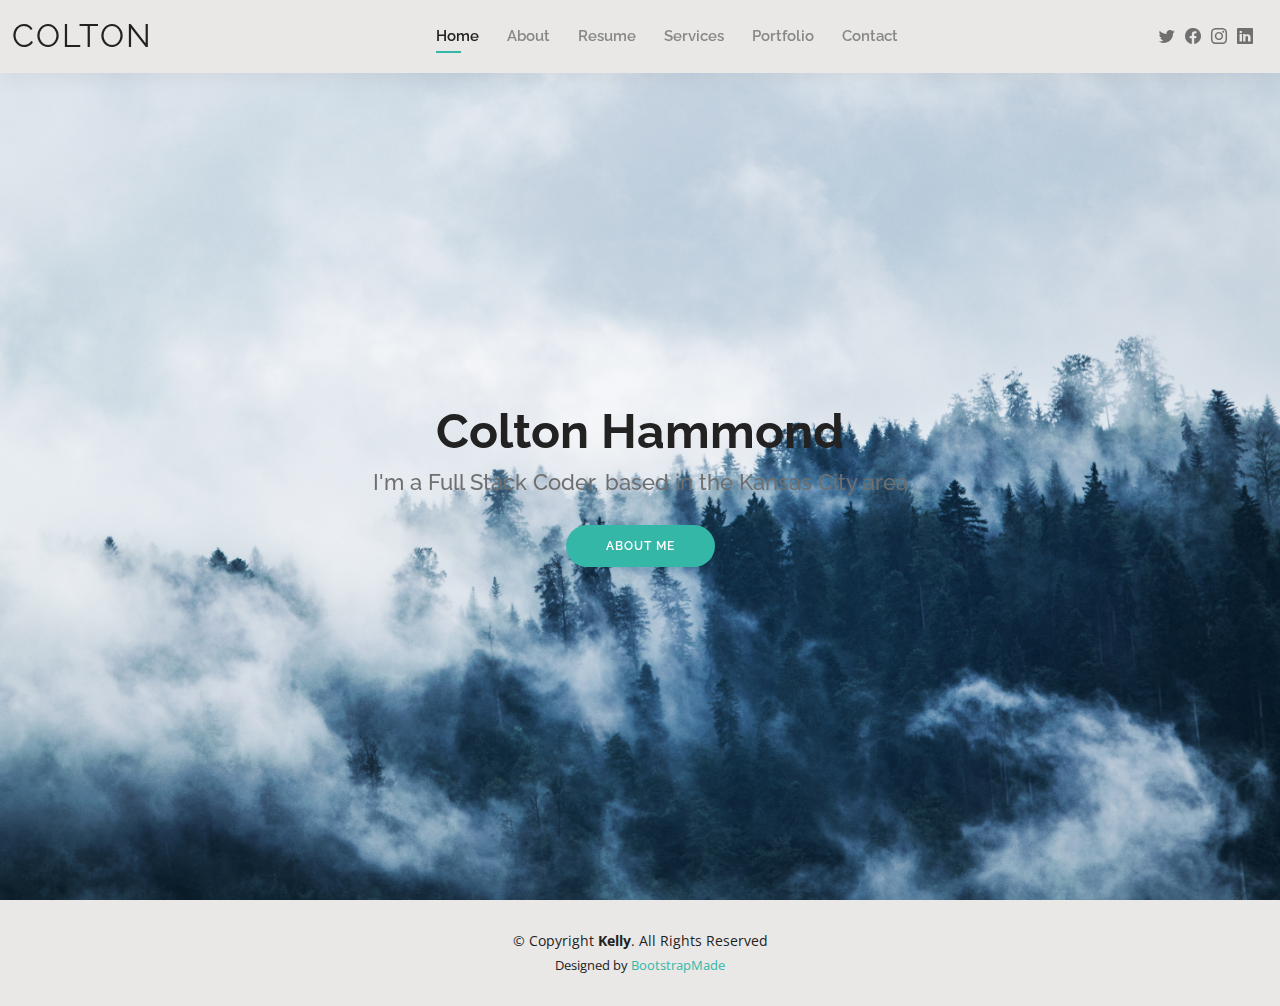
<file: PersonalSiteMVC/_archive/index.html>
<!DOCTYPE html>
<html lang="en">

<head>
  <meta charset="utf-8">
  <meta content="width=device-width, initial-scale=1.0" name="viewport">

  <title>Colton Hammond - Index</title>
  <meta content="" name="description">
  <meta content="" name="keywords">

  <!-- Favicons -->
  <link href="assets/img/favicon.png" rel="icon">
  <link href="assets/img/apple-touch-icon.png" rel="apple-touch-icon">

  <!-- Google Fonts -->
  <link href="https://fonts.googleapis.com/css?family=Open+Sans:300,300i,400,400i,600,600i,700,700i|Raleway:300,300i,400,400i,500,500i,600,600i,700,700i|Poppins:300,300i,400,400i,500,500i,600,600i,700,700i" rel="stylesheet">

  <!-- Vendor CSS Files -->
  <link href="assets/vendor/aos/aos.css" rel="stylesheet">
  <link href="assets/vendor/bootstrap/css/bootstrap.min.css" rel="stylesheet">
  <link href="assets/vendor/bootstrap-icons/bootstrap-icons.css" rel="stylesheet">
  <link href="assets/vendor/boxicons/css/boxicons.min.css" rel="stylesheet">
  <link href="assets/vendor/glightbox/css/glightbox.min.css" rel="stylesheet">
  <link href="assets/vendor/swiper/swiper-bundle.min.css" rel="stylesheet">

  <!-- Template Main CSS File -->
  <link href="assets/css/style.css" rel="stylesheet">

  <!-- =======================================================
  * Template Name: Kelly
  * Updated: Sep 18 2023 with Bootstrap v5.3.2
  * Template URL: https://bootstrapmade.com/kelly-free-bootstrap-cv-resume-html-template/
  * Author: BootstrapMade.com
  * License: https://bootstrapmade.com/license/
  ======================================================== -->
</head>

<body>

  <!-- ======= Header ======= -->
  <header id="header" class="fixed-top">
    <div class="container-fluid d-flex justify-content-between align-items-center">

      <h1 class="logo me-auto me-lg-0"><a href="index.html">Colton</a></h1>
      <!-- Uncomment below if you prefer to use an image logo -->
      <!-- <a href="index.html" class="logo"><img src="assets/img/logo.png" alt="" class="img-fluid"></a>-->

      <nav id="navbar" class="navbar order-last order-lg-0">
        <ul>
          <li><a class="active" href="index.html">Home</a></li>
          <li><a href="about.html">About</a></li>
          <li><a href="resume.html">Resume</a></li>
          <li><a href="services.html">Services</a></li>
          <li><a href="portfolio.html">Portfolio</a></li>
          <li><a href="contact.html">Contact</a></li>
        </ul>
        <i class="bi bi-list mobile-nav-toggle"></i>
      </nav><!-- .navbar -->

      <div class="header-social-links">
        <a href="#" class="twitter"><i class="bi bi-twitter"></i></a>
        <a href="#" class="facebook"><i class="bi bi-facebook"></i></a>
        <a href="#" class="instagram"><i class="bi bi-instagram"></i></a>
        <a href="#" class="linkedin"><i class="bi bi-linkedin"></i></i></a>
      </div>

    </div>

  </header><!-- End Header -->

  <!-- ======= Hero Section ======= -->
  <section id="hero" class="d-flex align-items-center">
    <div class="container d-flex flex-column align-items-center" data-aos="zoom-in" data-aos-delay="100">
      <h1>Colton Hammond</h1>
      <h2>I'm a Full Stack Coder, based in the Kansas City area</h2>
      <a href="about.html" class="btn-about">About Me</a>
    </div>
  </section><!-- End Hero -->

  <!-- ======= Footer ======= -->
  <footer id="footer">
    <div class="container">
      <div class="copyright">
        &copy; Copyright <strong><span>Kelly</span></strong>. All Rights Reserved
      </div>
      <div class="credits">
        <!-- All the links in the footer should remain intact. -->
        <!-- You can delete the links only if you purchased the pro version. -->
        <!-- Licensing information: https://bootstrapmade.com/license/ -->
        <!-- Purchase the pro version with working PHP/AJAX contact form: https://bootstrapmade.com/kelly-free-bootstrap-cv-resume-html-template/ -->
        Designed by <a href="https://bootstrapmade.com/">BootstrapMade</a>
      </div>
    </div>
  </footer><!-- End  Footer -->

  <div id="preloader"></div>
  <a href="#" class="back-to-top d-flex align-items-center justify-content-center"><i class="bi bi-arrow-up-short"></i></a>

  <!-- Vendor JS Files -->
  <script src="assets/vendor/purecounter/purecounter_vanilla.js"></script>
  <script src="assets/vendor/aos/aos.js"></script>
  <script src="assets/vendor/bootstrap/js/bootstrap.bundle.min.js"></script>
  <script src="assets/vendor/glightbox/js/glightbox.min.js"></script>
  <script src="assets/vendor/isotope-layout/isotope.pkgd.min.js"></script>
  <script src="assets/vendor/swiper/swiper-bundle.min.js"></script>
  <script src="assets/vendor/waypoints/noframework.waypoints.js"></script>
  <script src="assets/vendor/php-email-form/validate.js"></script>

  <!-- Template Main JS File -->
  <script src="assets/js/main.js"></script>

</body>

</html>
</file>
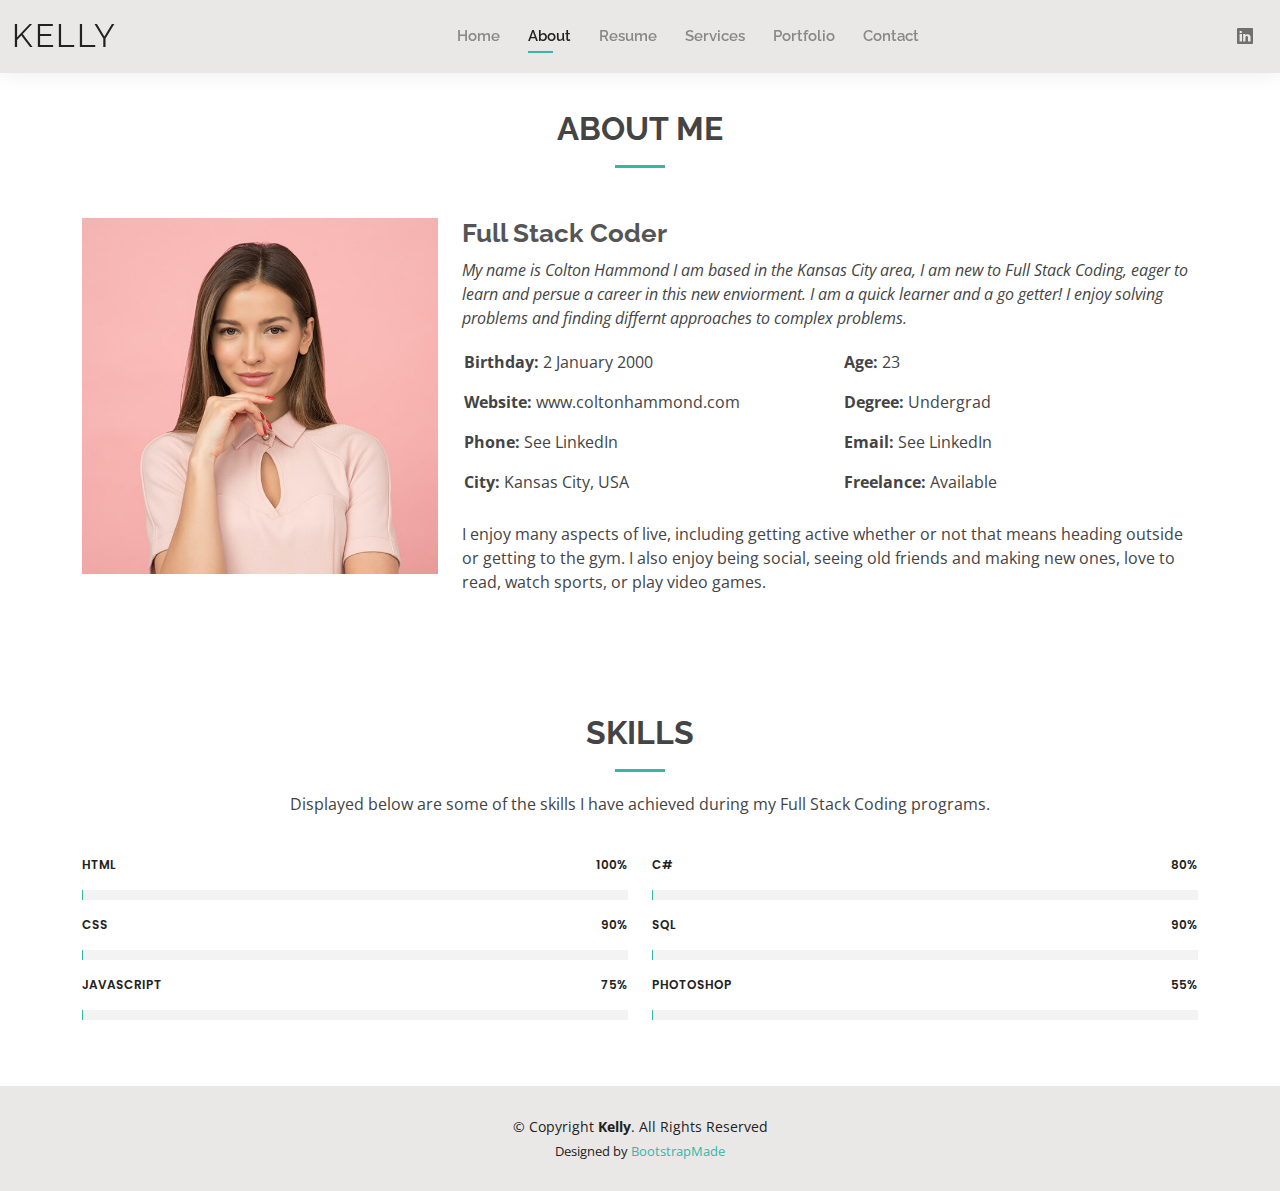
<file: PersonalSiteMVC/_archive/about.html>
<!DOCTYPE html>
<html lang="en">

<head>
  <meta charset="utf-8">
  <meta content="width=device-width, initial-scale=1.0" name="viewport">

  <title>About Me - Colton Hammond</title>
  <meta content="" name="description">
  <meta content="" name="keywords">

  <!-- Favicons -->
  <link href="assets/img/favicon.png" rel="icon">
  <link href="assets/img/apple-touch-icon.png" rel="apple-touch-icon">

  <!-- Google Fonts -->
  <link href="https://fonts.googleapis.com/css?family=Open+Sans:300,300i,400,400i,600,600i,700,700i|Raleway:300,300i,400,400i,500,500i,600,600i,700,700i|Poppins:300,300i,400,400i,500,500i,600,600i,700,700i" rel="stylesheet">

  <!-- Vendor CSS Files -->
  <link href="assets/vendor/aos/aos.css" rel="stylesheet">
  <link href="assets/vendor/bootstrap/css/bootstrap.min.css" rel="stylesheet">
  <link href="assets/vendor/bootstrap-icons/bootstrap-icons.css" rel="stylesheet">
  <link href="assets/vendor/boxicons/css/boxicons.min.css" rel="stylesheet">
  <link href="assets/vendor/glightbox/css/glightbox.min.css" rel="stylesheet">
  <link href="assets/vendor/swiper/swiper-bundle.min.css" rel="stylesheet">

  <!-- Template Main CSS File -->
  <link href="assets/css/style.css" rel="stylesheet">

  <!-- =======================================================
  * Template Name: Kelly
  * Updated: Sep 18 2023 with Bootstrap v5.3.2
  * Template URL: https://bootstrapmade.com/kelly-free-bootstrap-cv-resume-html-template/
  * Author: BootstrapMade.com
  * License: https://bootstrapmade.com/license/
  ======================================================== -->
</head>

<body>

  <!-- ======= Header ======= -->
  <header id="header" class="fixed-top">
    <div class="container-fluid d-flex justify-content-between align-items-center">

      <h1 class="logo me-auto me-lg-0"><a href="index.html">Kelly</a></h1>
      <!-- Uncomment below if you prefer to use an image logo -->
      <!-- <a href="index.html" class="logo"><img src="assets/img/logo.png" alt="" class="img-fluid"></a>-->

      <nav id="navbar" class="navbar order-last order-lg-0">
        <ul>
          <li><a href="index.html">Home</a></li>
          <li><a class="active" href="about.html">About</a></li>
          <li><a href="resume.html">Resume</a></li>
          <li><a href="services.html">Services</a></li>
          <li><a href="portfolio.html">Portfolio</a></li>
          <li><a href="contact.html">Contact</a></li>
        </ul>
        <i class="bi bi-list mobile-nav-toggle"></i>
      </nav><!-- .navbar -->

      <div class="header-social-links">
        <a href="#" class="linkedin"><i class="bi bi-linkedin"></i></i></a>
      </div>

    </div>

  </header><!-- End Header -->

  <main id="main">

    <!-- ======= About Section ======= -->
    <section id="about" class="about">
      <div class="container" data-aos="fade-up">

        <div class="section-title">
          <h2>About Me</h2>
        </div>

        <div class="row">
          <div class="col-lg-4">
            <img src="assets/img/about.jpg " class="img-fluid" alt="">
          </div>
          <div class="col-lg-8 pt-4 pt-lg-0 content">
            <h3>Full Stack Coder</h3>
            <p class="fst-italic">
              My name is Colton Hammond I am based in the Kansas City area, I am    new to Full Stack Coding, eager to learn and persue a career in this new enviorment. I am a quick learner and a go getter! I enjoy solving problems and finding differnt approaches to complex problems.
            </p>
            <div class="row">
              <div class="col-lg-6">
                <ul>
                  <li><i class="bi bi-rounded-right"></i> <strong>Birthday:</strong> 2 January 2000</li>
                  <li><i class="bi bi-rounded-right"></i> <strong>Website:</strong> www.coltonhammond.com</li>
                  <li><i class="bi bi-rounded-right"></i> <strong>Phone:</strong> See LinkedIn</li>
                  <li><i class="bi bi-rounded-right"></i> <strong>City:</strong> Kansas City, USA</li>
                </ul>
              </div>
              <div class="col-lg-6">
                <ul>
                  <li><i class="bi bi-rounded-right"></i> <strong>Age:</strong> 23</li>
                  <li><i class="bi bi-rounded-right"></i> <strong>Degree:</strong> Undergrad</li>
                  <li><i class="bi bi-rounded-right"></i> <strong>Email:</strong> See LinkedIn</li>
                  <li><i class="bi bi-rounded-right"></i> <strong>Freelance:</strong> Available</li>
                </ul>
              </div>
            </div>
            <p>
              I enjoy many aspects of live, including getting active whether or not that means heading outside or getting to the gym. I also enjoy being social, seeing old friends and making new ones, love to read, watch sports, or play video games.
            </p>
          </div>
        </div>

      </div>
    </section><!-- End About Section -->

    <!-- ======= Skills Section ======= -->
    <section id="skills" class="skills">
      <div class="container" data-aos="fade-up">

        <div class="section-title">
          <h2>Skills</h2>
          <p> Displayed below are some of the skills I have achieved during my Full Stack Coding programs.</p>
        </div>

        <div class="row skills-content">

          <div class="col-lg-6">

            <div class="progress">
              <span class="skill">HTML <i class="val">100%</i></span>
              <div class="progress-bar-wrap">
                <div class="progress-bar" role="progressbar" aria-valuenow="100" aria-valuemin="0" aria-valuemax="100"></div>
              </div>
            </div>

            <div class="progress">
              <span class="skill">CSS <i class="val">90%</i></span>
              <div class="progress-bar-wrap">
                <div class="progress-bar" role="progressbar" aria-valuenow="90" aria-valuemin="0" aria-valuemax="100"></div>
              </div>
            </div>

            <div class="progress">
              <span class="skill">JavaScript <i class="val">75%</i></span>
              <div class="progress-bar-wrap">
                <div class="progress-bar" role="progressbar" aria-valuenow="75" aria-valuemin="0" aria-valuemax="100"></div>
              </div>
            </div>

          </div>

          <div class="col-lg-6">

            <div class="progress">
              <span class="skill">C# <i class="val">80%</i></span>
              <div class="progress-bar-wrap">
                <div class="progress-bar" role="progressbar" aria-valuenow="80" aria-valuemin="0" aria-valuemax="100"></div>
              </div>
            </div>

            <div class="progress">
              <span class="skill">SQL <i class="val">90%</i></span>
              <div class="progress-bar-wrap">
                <div class="progress-bar" role="progressbar" aria-valuenow="90" aria-valuemin="0" aria-valuemax="100"></div>
              </div>
            </div>

            <div class="progress">
              <span class="skill">Photoshop <i class="val">55%</i></span>
              <div class="progress-bar-wrap">
                <div class="progress-bar" role="progressbar" aria-valuenow="55" aria-valuemin="0" aria-valuemax="100"></div>
              </div>
            </div>

          </div>

        </div>

      </div>
    </section><!-- End Skills Section -->

   


  </main><!-- End #main -->

  <!-- ======= Footer ======= -->
  <footer id="footer">
    <div class="container">
      <div class="copyright">
        &copy; Copyright <strong><span>Kelly</span></strong>. All Rights Reserved
      </div>
      <div class="credits">
        <!-- All the links in the footer should remain intact. -->
        <!-- You can delete the links only if you purchased the pro version. -->
        <!-- Licensing information: https://bootstrapmade.com/license/ -->
        <!-- Purchase the pro version with working PHP/AJAX contact form: https://bootstrapmade.com/kelly-free-bootstrap-cv-resume-html-template/ -->
        Designed by <a href="https://bootstrapmade.com/">BootstrapMade</a>
      </div>
    </div>
  </footer><!-- End  Footer -->

  <div id="preloader"></div>
  <a href="#" class="back-to-top d-flex align-items-center justify-content-center"><i class="bi bi-arrow-up-short"></i></a>

  <!-- Vendor JS Files -->
  <!-- <script src="assets/vendor/purecounter/purecounter_vanilla.js"></script> -->
  <script src="assets/vendor/aos/aos.js"></script>
  <script src="assets/vendor/bootstrap/js/bootstrap.bundle.min.js"></script>
  <script src="assets/vendor/glightbox/js/glightbox.min.js"></script>
  <script src="assets/vendor/isotope-layout/isotope.pkgd.min.js"></script>
  <script src="assets/vendor/swiper/swiper-bundle.min.js"></script>
  <script src="assets/vendor/waypoints/noframework.waypoints.js"></script>
  <script src="assets/vendor/php-email-form/validate.js"></script>

  <!-- Template Main JS File -->
  <script src="assets/js/main.js"></script>

</body>

</html>
</file>
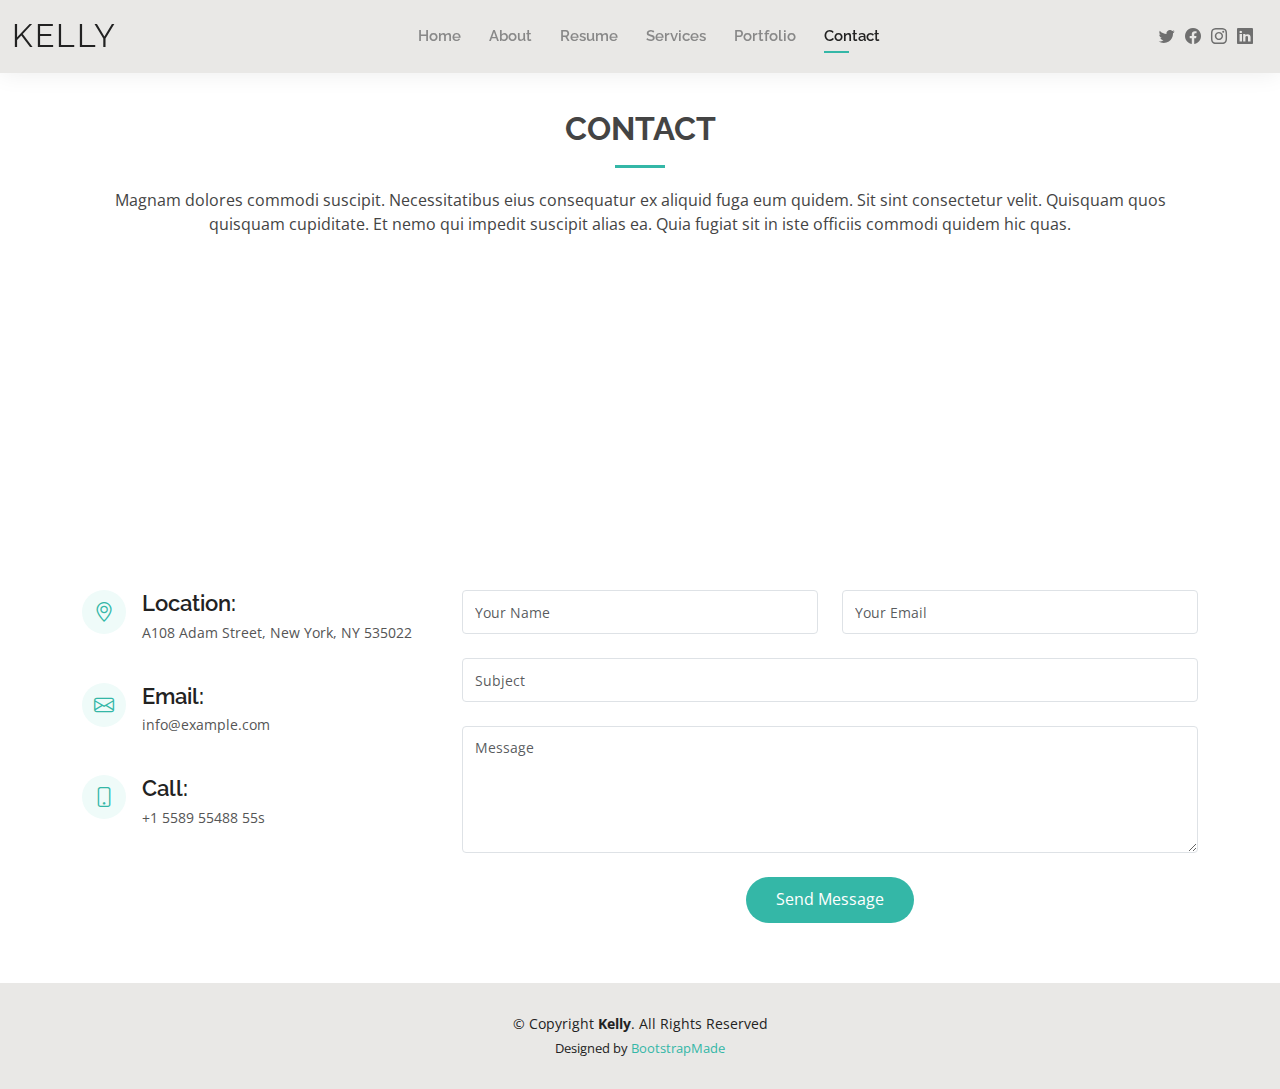
<file: PersonalSiteMVC/_archive/contact.html>
<!DOCTYPE html>
<html lang="en">

<head>
  <meta charset="utf-8">
  <meta content="width=device-width, initial-scale=1.0" name="viewport">

  <title>Contact - Kelly Bootstrap Template</title>
  <meta content="" name="description">
  <meta content="" name="keywords">

  <!-- Favicons -->
  <link href="assets/img/favicon.png" rel="icon">
  <link href="assets/img/apple-touch-icon.png" rel="apple-touch-icon">

  <!-- Google Fonts -->
  <link href="https://fonts.googleapis.com/css?family=Open+Sans:300,300i,400,400i,600,600i,700,700i|Raleway:300,300i,400,400i,500,500i,600,600i,700,700i|Poppins:300,300i,400,400i,500,500i,600,600i,700,700i" rel="stylesheet">

  <!-- Vendor CSS Files -->
  <link href="assets/vendor/aos/aos.css" rel="stylesheet">
  <link href="assets/vendor/bootstrap/css/bootstrap.min.css" rel="stylesheet">
  <link href="assets/vendor/bootstrap-icons/bootstrap-icons.css" rel="stylesheet">
  <link href="assets/vendor/boxicons/css/boxicons.min.css" rel="stylesheet">
  <link href="assets/vendor/glightbox/css/glightbox.min.css" rel="stylesheet">
  <link href="assets/vendor/swiper/swiper-bundle.min.css" rel="stylesheet">

  <!-- Template Main CSS File -->
  <link href="assets/css/style.css" rel="stylesheet">

  <!-- =======================================================
  * Template Name: Kelly
  * Updated: Sep 18 2023 with Bootstrap v5.3.2
  * Template URL: https://bootstrapmade.com/kelly-free-bootstrap-cv-resume-html-template/
  * Author: BootstrapMade.com
  * License: https://bootstrapmade.com/license/
  ======================================================== -->
</head>

<body>

  <!-- ======= Header ======= -->
  <header id="header" class="fixed-top">
    <div class="container-fluid d-flex justify-content-between align-items-center">

      <h1 class="logo me-auto me-lg-0"><a href="index.html">Kelly</a></h1>
      <!-- Uncomment below if you prefer to use an image logo -->
      <!-- <a href="index.html" class="logo"><img src="assets/img/logo.png" alt="" class="img-fluid"></a>-->

      <nav id="navbar" class="navbar order-last order-lg-0">
        <ul>
          <li><a href="index.html">Home</a></li>
          <li><a href="about.html">About</a></li>
          <li><a href="resume.html">Resume</a></li>
          <li><a href="services.html">Services</a></li>
          <li><a href="portfolio.html">Portfolio</a></li>
          <li><a class="active" href="contact.html">Contact</a></li>
        </ul>
        <i class="bi bi-list mobile-nav-toggle"></i>
      </nav><!-- .navbar -->

      <div class="header-social-links">
        <a href="#" class="twitter"><i class="bi bi-twitter"></i></a>
        <a href="#" class="facebook"><i class="bi bi-facebook"></i></a>
        <a href="#" class="instagram"><i class="bi bi-instagram"></i></a>
        <a href="#" class="linkedin"><i class="bi bi-linkedin"></i></i></a>
      </div>

    </div>

  </header><!-- End Header -->

  <main id="main">

    <!-- ======= Contact Section ======= -->
    <section id="contact" class="contact">
      <div class="container" data-aos="fade-up">

        <div class="section-title">
          <h2>Contact</h2>
          <p>Magnam dolores commodi suscipit. Necessitatibus eius consequatur ex aliquid fuga eum quidem. Sit sint consectetur velit. Quisquam quos quisquam cupiditate. Et nemo qui impedit suscipit alias ea. Quia fugiat sit in iste officiis commodi quidem hic quas.</p>
        </div>

        <div>
          <iframe style="border:0; width: 100%; height: 270px;" src="https://www.google.com/maps/embed?pb=!1m14!1m8!1m3!1d12097.433213460943!2d-74.0062269!3d40.7101282!3m2!1i1024!2i768!4f13.1!3m3!1m2!1s0x0%3A0xb89d1fe6bc499443!2sDowntown+Conference+Center!5e0!3m2!1smk!2sbg!4v1539943755621" frameborder="0" allowfullscreen></iframe>
        </div>

        <div class="row mt-5">

          <div class="col-lg-4">
            <div class="info">
              <div class="address">
                <i class="bi bi-geo-alt"></i>
                <h4>Location:</h4>
                <p>A108 Adam Street, New York, NY 535022</p>
              </div>

              <div class="email">
                <i class="bi bi-envelope"></i>
                <h4>Email:</h4>
                <p>info@example.com</p>
              </div>

              <div class="phone">
                <i class="bi bi-phone"></i>
                <h4>Call:</h4>
                <p>+1 5589 55488 55s</p>
              </div>

            </div>

          </div>

          <div class="col-lg-8 mt-5 mt-lg-0">

            <form action="forms/contact.php" method="post" role="form" class="php-email-form">
              <div class="row">
                <div class="col-md-6 form-group">
                  <input type="text" name="name" class="form-control" id="name" placeholder="Your Name" required>
                </div>
                <div class="col-md-6 form-group mt-3 mt-md-0">
                  <input type="email" class="form-control" name="email" id="email" placeholder="Your Email" required>
                </div>
              </div>
              <div class="form-group mt-3">
                <input type="text" class="form-control" name="subject" id="subject" placeholder="Subject" required>
              </div>
              <div class="form-group mt-3">
                <textarea class="form-control" name="message" rows="5" placeholder="Message" required></textarea>
              </div>
              <div class="my-3">
                <div class="loading">Loading</div>
                <div class="error-message"></div>
                <div class="sent-message">Your message has been sent. Thank you!</div>
              </div>
              <div class="text-center"><button type="submit">Send Message</button></div>
            </form>

          </div>

        </div>

      </div>
    </section><!-- End Contact Section -->

  </main><!-- End #main -->

  <!-- ======= Footer ======= -->
  <footer id="footer">
    <div class="container">
      <div class="copyright">
        &copy; Copyright <strong><span>Kelly</span></strong>. All Rights Reserved
      </div>
      <div class="credits">
        <!-- All the links in the footer should remain intact. -->
        <!-- You can delete the links only if you purchased the pro version. -->
        <!-- Licensing information: https://bootstrapmade.com/license/ -->
        <!-- Purchase the pro version with working PHP/AJAX contact form: https://bootstrapmade.com/kelly-free-bootstrap-cv-resume-html-template/ -->
        Designed by <a href="https://bootstrapmade.com/">BootstrapMade</a>
      </div>
    </div>
  </footer><!-- End  Footer -->

  <div id="preloader"></div>
  <a href="#" class="back-to-top d-flex align-items-center justify-content-center"><i class="bi bi-arrow-up-short"></i></a>

  <!-- Vendor JS Files -->
  <script src="assets/vendor/purecounter/purecounter_vanilla.js"></script>
  <script src="assets/vendor/aos/aos.js"></script>
  <script src="assets/vendor/bootstrap/js/bootstrap.bundle.min.js"></script>
  <script src="assets/vendor/glightbox/js/glightbox.min.js"></script>
  <script src="assets/vendor/isotope-layout/isotope.pkgd.min.js"></script>
  <script src="assets/vendor/swiper/swiper-bundle.min.js"></script>
  <script src="assets/vendor/waypoints/noframework.waypoints.js"></script>
  <script src="assets/vendor/php-email-form/validate.js"></script>

  <!-- Template Main JS File -->
  <script src="assets/js/main.js"></script>

</body>

</html>
</file>
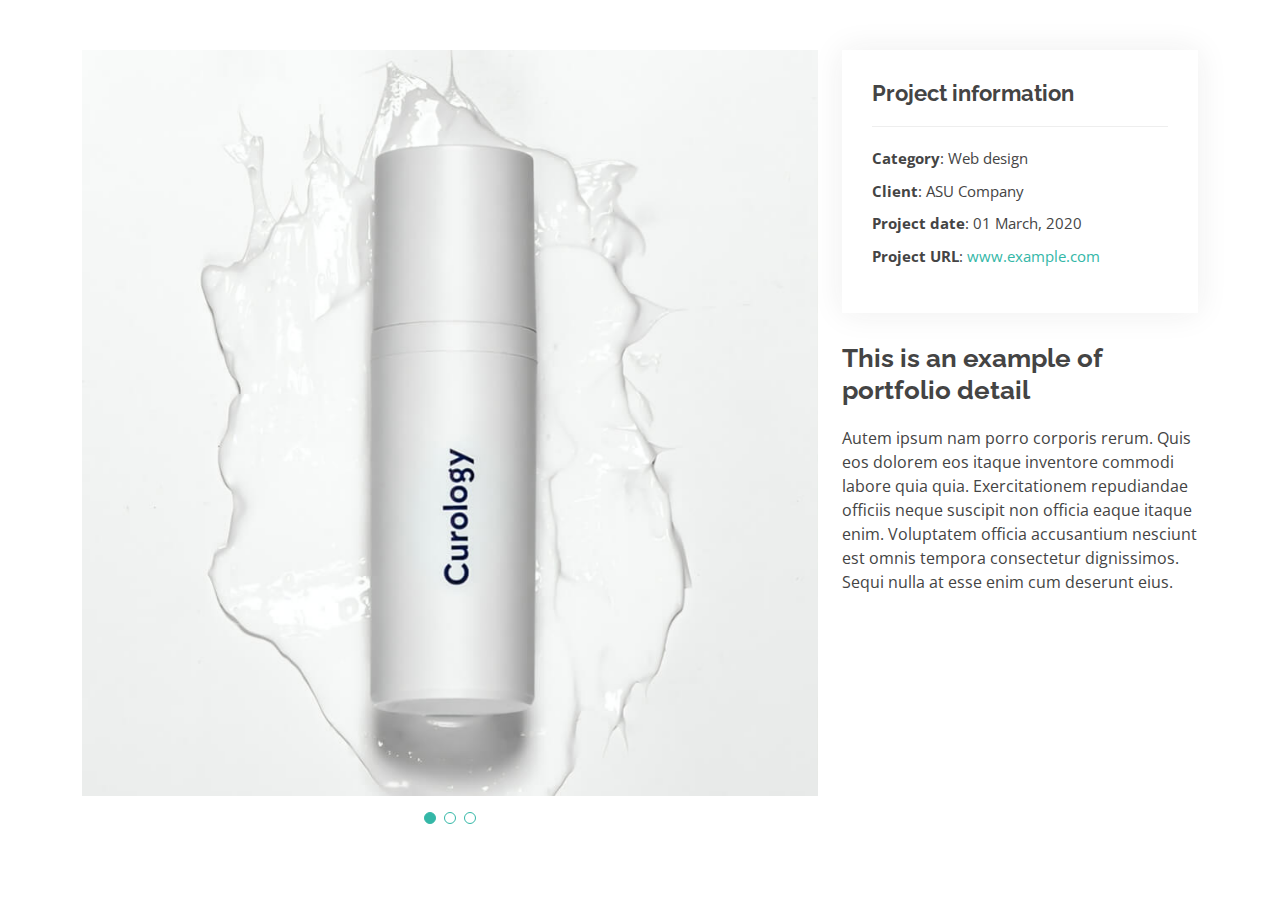
<file: PersonalSiteMVC/_archive/portfolio-details.html>
<!DOCTYPE html>
<html lang="en">

<head>
  <meta charset="utf-8">
  <meta content="width=device-width, initial-scale=1.0" name="viewport">

  <title>Portfolio Details - Kelly Bootstrap Template</title>
  <meta content="" name="description">
  <meta content="" name="keywords">

  <!-- Favicons -->
  <link href="assets/img/favicon.png" rel="icon">
  <link href="assets/img/apple-touch-icon.png" rel="apple-touch-icon">

  <!-- Google Fonts -->
  <link href="https://fonts.googleapis.com/css?family=Open+Sans:300,300i,400,400i,600,600i,700,700i|Raleway:300,300i,400,400i,500,500i,600,600i,700,700i|Poppins:300,300i,400,400i,500,500i,600,600i,700,700i" rel="stylesheet">

  <!-- Vendor CSS Files -->
  <link href="assets/vendor/aos/aos.css" rel="stylesheet">
  <link href="assets/vendor/bootstrap/css/bootstrap.min.css" rel="stylesheet">
  <link href="assets/vendor/bootstrap-icons/bootstrap-icons.css" rel="stylesheet">
  <link href="assets/vendor/boxicons/css/boxicons.min.css" rel="stylesheet">
  <link href="assets/vendor/glightbox/css/glightbox.min.css" rel="stylesheet">
  <link href="assets/vendor/swiper/swiper-bundle.min.css" rel="stylesheet">

  <!-- Template Main CSS File -->
  <link href="assets/css/style.css" rel="stylesheet">

  <!-- =======================================================
  * Template Name: Kelly
  * Updated: Sep 18 2023 with Bootstrap v5.3.2
  * Template URL: https://bootstrapmade.com/kelly-free-bootstrap-cv-resume-html-template/
  * Author: BootstrapMade.com
  * License: https://bootstrapmade.com/license/
  ======================================================== -->
</head>

<body>

  <main id="main">

    <!-- ======= Portfolio Details Section ======= -->
    <section id="portfolio-details" class="portfolio-details">
      <div class="container">

        <div class="row gy-4">

          <div class="col-lg-8">
            <div class="portfolio-details-slider swiper">
              <div class="swiper-wrapper align-items-center">

                <div class="swiper-slide">
                  <img src="assets/img/portfolio/portfolio-1.jpg" alt="">
                </div>

                <div class="swiper-slide">
                  <img src="assets/img/portfolio/portfolio-2.jpg" alt="">
                </div>

                <div class="swiper-slide">
                  <img src="assets/img/portfolio/portfolio-3.jpg" alt="">
                </div>

              </div>
              <div class="swiper-pagination"></div>
            </div>
          </div>

          <div class="col-lg-4">
            <div class="portfolio-info">
              <h3>Project information</h3>
              <ul>
                <li><strong>Category</strong>: Web design</li>
                <li><strong>Client</strong>: ASU Company</li>
                <li><strong>Project date</strong>: 01 March, 2020</li>
                <li><strong>Project URL</strong>: <a href="#">www.example.com</a></li>
              </ul>
            </div>
            <div class="portfolio-description">
              <h2>This is an example of portfolio detail</h2>
              <p>
                Autem ipsum nam porro corporis rerum. Quis eos dolorem eos itaque inventore commodi labore quia quia. Exercitationem repudiandae officiis neque suscipit non officia eaque itaque enim. Voluptatem officia accusantium nesciunt est omnis tempora consectetur dignissimos. Sequi nulla at esse enim cum deserunt eius.
              </p>
            </div>
          </div>

        </div>

      </div>
    </section><!-- End Portfolio Details Section -->

  </main><!-- End #main -->

  <div id="preloader"></div>
  <a href="#" class="back-to-top d-flex align-items-center justify-content-center"><i class="bi bi-arrow-up-short"></i></a>

  <!-- Vendor JS Files -->
  <script src="assets/vendor/purecounter/purecounter_vanilla.js"></script>
  <script src="assets/vendor/aos/aos.js"></script>
  <script src="assets/vendor/bootstrap/js/bootstrap.bundle.min.js"></script>
  <script src="assets/vendor/glightbox/js/glightbox.min.js"></script>
  <script src="assets/vendor/isotope-layout/isotope.pkgd.min.js"></script>
  <script src="assets/vendor/swiper/swiper-bundle.min.js"></script>
  <script src="assets/vendor/waypoints/noframework.waypoints.js"></script>
  <script src="assets/vendor/php-email-form/validate.js"></script>

  <!-- Template Main JS File -->
  <script src="assets/js/main.js"></script>

</body>

</html>
</file>
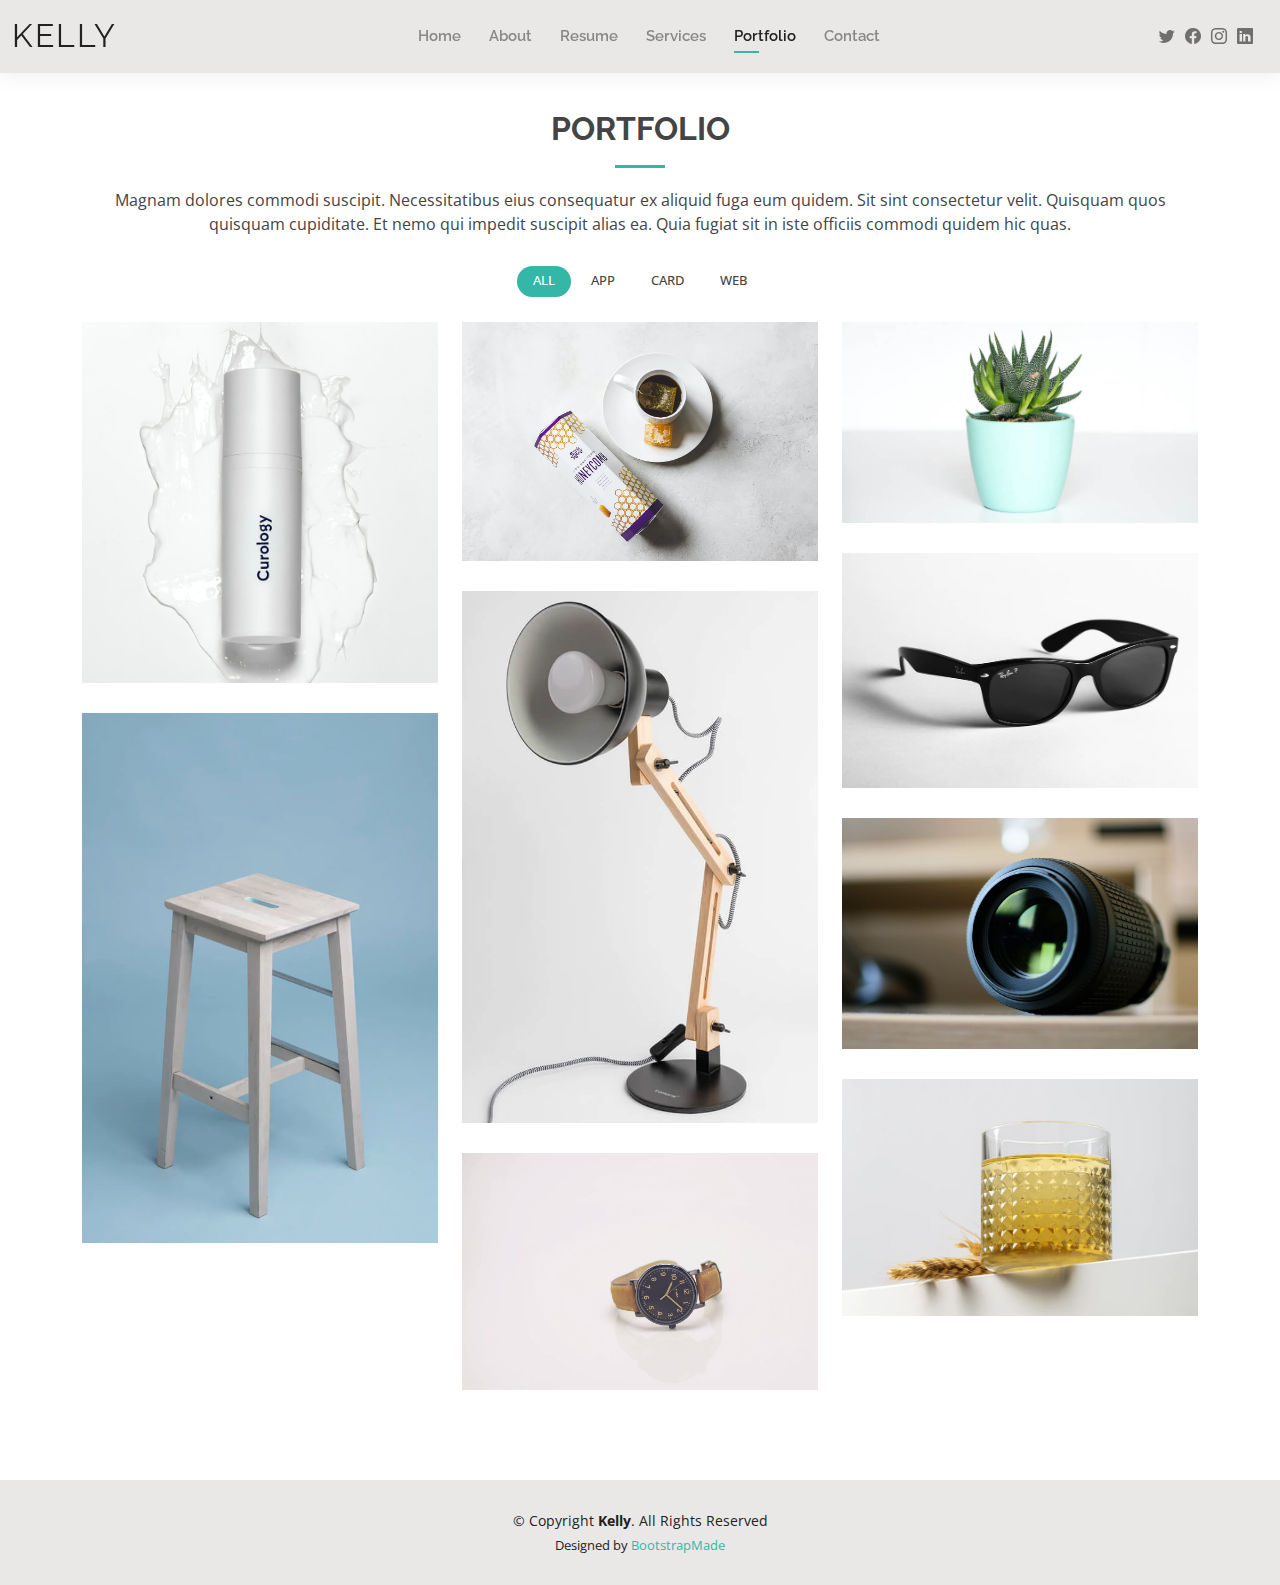
<file: PersonalSiteMVC/_archive/portfolio.html>
<!DOCTYPE html>
<html lang="en">

<head>
  <meta charset="utf-8">
  <meta content="width=device-width, initial-scale=1.0" name="viewport">

  <title>Portfolio - Kelly Bootstrap Template</title>
  <meta content="" name="description">
  <meta content="" name="keywords">

  <!-- Favicons -->
  <link href="assets/img/favicon.png" rel="icon">
  <link href="assets/img/apple-touch-icon.png" rel="apple-touch-icon">

  <!-- Google Fonts -->
  <link href="https://fonts.googleapis.com/css?family=Open+Sans:300,300i,400,400i,600,600i,700,700i|Raleway:300,300i,400,400i,500,500i,600,600i,700,700i|Poppins:300,300i,400,400i,500,500i,600,600i,700,700i" rel="stylesheet">

  <!-- Vendor CSS Files -->
  <link href="assets/vendor/aos/aos.css" rel="stylesheet">
  <link href="assets/vendor/bootstrap/css/bootstrap.min.css" rel="stylesheet">
  <link href="assets/vendor/bootstrap-icons/bootstrap-icons.css" rel="stylesheet">
  <link href="assets/vendor/boxicons/css/boxicons.min.css" rel="stylesheet">
  <link href="assets/vendor/glightbox/css/glightbox.min.css" rel="stylesheet">
  <link href="assets/vendor/swiper/swiper-bundle.min.css" rel="stylesheet">

  <!-- Template Main CSS File -->
  <link href="assets/css/style.css" rel="stylesheet">

  <!-- =======================================================
  * Template Name: Kelly
  * Updated: Sep 18 2023 with Bootstrap v5.3.2
  * Template URL: https://bootstrapmade.com/kelly-free-bootstrap-cv-resume-html-template/
  * Author: BootstrapMade.com
  * License: https://bootstrapmade.com/license/
  ======================================================== -->
</head>

<body>

  <!-- ======= Header ======= -->
  <header id="header" class="fixed-top">
    <div class="container-fluid d-flex justify-content-between align-items-center">

      <h1 class="logo me-auto me-lg-0"><a href="index.html">Kelly</a></h1>
      <!-- Uncomment below if you prefer to use an image logo -->
      <!-- <a href="index.html" class="logo"><img src="assets/img/logo.png" alt="" class="img-fluid"></a>-->

      <nav id="navbar" class="navbar order-last order-lg-0">
        <ul>
          <li><a href="index.html">Home</a></li>
          <li><a href="about.html">About</a></li>
          <li><a href="resume.html">Resume</a></li>
          <li><a href="services.html">Services</a></li>
          <li><a class="active" href="portfolio.html">Portfolio</a></li>
          <li><a href="contact.html">Contact</a></li>
        </ul>
        <i class="bi bi-list mobile-nav-toggle"></i>
      </nav><!-- .navbar -->

      <div class="header-social-links">
        <a href="#" class="twitter"><i class="bi bi-twitter"></i></a>
        <a href="#" class="facebook"><i class="bi bi-facebook"></i></a>
        <a href="#" class="instagram"><i class="bi bi-instagram"></i></a>
        <a href="#" class="linkedin"><i class="bi bi-linkedin"></i></i></a>
      </div>

    </div>

  </header><!-- End Header -->

  <main id="main">

    <!-- ======= Portfolio Section ======= -->
    <section id="portfolio" class="portfolio">
      <div class="container" data-aos="fade-up">

        <div class="section-title">
          <h2>Portfolio</h2>
          <p>Magnam dolores commodi suscipit. Necessitatibus eius consequatur ex aliquid fuga eum quidem. Sit sint consectetur velit. Quisquam quos quisquam cupiditate. Et nemo qui impedit suscipit alias ea. Quia fugiat sit in iste officiis commodi quidem hic quas.</p>
        </div>

        <div class="row" data-aos="fade-up" data-aos-delay="100">
          <div class="col-lg-12 d-flex justify-content-center">
            <ul id="portfolio-flters">
              <li data-filter="*" class="filter-active">All</li>
              <li data-filter=".filter-app">App</li>
              <li data-filter=".filter-card">Card</li>
              <li data-filter=".filter-web">Web</li>
            </ul>
          </div>
        </div>

        <div class="row portfolio-container" data-aos="fade-up" data-aos-delay="200">

          <div class="col-lg-4 col-md-6 portfolio-item filter-app">
            <div class="portfolio-wrap">
              <img src="assets/img/portfolio/portfolio-1.jpg" class="img-fluid" alt="">
              <div class="portfolio-info">
                <h4>App 1</h4>
                <p>App</p>
                <div class="portfolio-links">
                  <a href="assets/img/portfolio/portfolio-1.jpg" data-gallery="portfolioGallery" class="portfolio-lightbox" title="App 1"><i class="bx bx-plus"></i></a>
                  <a href="portfolio-details.html" class="portfolio-details-lightbox" data-glightbox="type: external" title="Portfolio Details"><i class="bx bx-link"></i></a>
                </div>
              </div>
            </div>
          </div>

          <div class="col-lg-4 col-md-6 portfolio-item filter-web">
            <div class="portfolio-wrap">
              <img src="assets/img/portfolio/portfolio-2.jpg" class="img-fluid" alt="">
              <div class="portfolio-info">
                <h4>Web 3</h4>
                <p>Web</p>
                <div class="portfolio-links">
                  <a href="assets/img/portfolio/portfolio-2.jpg" data-gallery="portfolioGallery" class="portfolio-lightbox" title="Web 3"><i class="bx bx-plus"></i></a>
                  <a href="portfolio-details.html" class="portfolio-details-lightbox" data-glightbox="type: external" title="Portfolio Details"><i class="bx bx-link"></i></a>
                </div>
              </div>
            </div>
          </div>

          <div class="col-lg-4 col-md-6 portfolio-item filter-app">
            <div class="portfolio-wrap">
              <img src="assets/img/portfolio/portfolio-3.jpg" class="img-fluid" alt="">
              <div class="portfolio-info">
                <h4>App 2</h4>
                <p>App</p>
                <div class="portfolio-links">
                  <a href="assets/img/portfolio/portfolio-3.jpg" data-gallery="portfolioGallery" class="portfolio-lightbox" title="App 2"><i class="bx bx-plus"></i></a>
                  <a href="portfolio-details.html" class="portfolio-details-lightbox" data-glightbox="type: external" title="Portfolio Details"><i class="bx bx-link"></i></a>
                </div>
              </div>
            </div>
          </div>

          <div class="col-lg-4 col-md-6 portfolio-item filter-card">
            <div class="portfolio-wrap">
              <img src="assets/img/portfolio/portfolio-4.jpg" class="img-fluid" alt="">
              <div class="portfolio-info">
                <h4>Card 2</h4>
                <p>Card</p>
                <div class="portfolio-links">
                  <a href="assets/img/portfolio/portfolio-4.jpg" data-gallery="portfolioGallery" class="portfolio-lightbox" title="Card 2"><i class="bx bx-plus"></i></a>
                  <a href="portfolio-details.html" class="portfolio-details-lightbox" data-glightbox="type: external" title="Portfolio Details"><i class="bx bx-link"></i></a>
                </div>
              </div>
            </div>
          </div>

          <div class="col-lg-4 col-md-6 portfolio-item filter-web">
            <div class="portfolio-wrap">
              <img src="assets/img/portfolio/portfolio-5.jpg" class="img-fluid" alt="">
              <div class="portfolio-info">
                <h4>Web 2</h4>
                <p>Web</p>
                <div class="portfolio-links">
                  <a href="assets/img/portfolio/portfolio-5.jpg" data-gallery="portfolioGallery" class="portfolio-lightbox" title="Web 2"><i class="bx bx-plus"></i></a>
                  <a href="portfolio-details.html" class="portfolio-details-lightbox" data-glightbox="type: external" title="Portfolio Details"><i class="bx bx-link"></i></a>
                </div>
              </div>
            </div>
          </div>

          <div class="col-lg-4 col-md-6 portfolio-item filter-app">
            <div class="portfolio-wrap">
              <img src="assets/img/portfolio/portfolio-6.jpg" class="img-fluid" alt="">
              <div class="portfolio-info">
                <h4>App 3</h4>
                <p>App</p>
                <div class="portfolio-links">
                  <a href="assets/img/portfolio/portfolio-6.jpg" data-gallery="portfolioGallery" class="portfolio-lightbox" title="App 3"><i class="bx bx-plus"></i></a>
                  <a href="portfolio-details.html" class="portfolio-details-lightbox" data-glightbox="type: external" title="Portfolio Details"><i class="bx bx-link"></i></a>
                </div>
              </div>
            </div>
          </div>

          <div class="col-lg-4 col-md-6 portfolio-item filter-card">
            <div class="portfolio-wrap">
              <img src="assets/img/portfolio/portfolio-7.jpg" class="img-fluid" alt="">
              <div class="portfolio-info">
                <h4>Card 1</h4>
                <p>Card</p>
                <div class="portfolio-links">
                  <a href="assets/img/portfolio/portfolio-7.jpg" data-gallery="portfolioGallery" class="portfolio-lightbox" title="Card 1"><i class="bx bx-plus"></i></a>
                  <a href="portfolio-details.html" class="portfolio-details-lightbox" data-glightbox="type: external" title="Portfolio Details"><i class="bx bx-link"></i></a>
                </div>
              </div>
            </div>
          </div>

          <div class="col-lg-4 col-md-6 portfolio-item filter-card">
            <div class="portfolio-wrap">
              <img src="assets/img/portfolio/portfolio-8.jpg" class="img-fluid" alt="">
              <div class="portfolio-info">
                <h4>Card 3</h4>
                <p>Card</p>
                <div class="portfolio-links">
                  <a href="assets/img/portfolio/portfolio-8.jpg" data-gallery="portfolioGallery" class="portfolio-lightbox" title="Card 3"><i class="bx bx-plus"></i></a>
                  <a href="portfolio-details.html" class="portfolio-details-lightbox" data-glightbox="type: external" title="Portfolio Details"><i class="bx bx-link"></i></a>
                </div>
              </div>
            </div>
          </div>

          <div class="col-lg-4 col-md-6 portfolio-item filter-web">
            <div class="portfolio-wrap">
              <img src="assets/img/portfolio/portfolio-9.jpg" class="img-fluid" alt="">
              <div class="portfolio-info">
                <h4>Web 3</h4>
                <p>Web</p>
                <div class="portfolio-links">
                  <a href="assets/img/portfolio/portfolio-9.jpg" data-gallery="portfolioGallery" class="portfolio-lightbox" title="Web 3"><i class="bx bx-plus"></i></a>
                  <a href="portfolio-details.html" class="portfolio-details-lightbox" data-glightbox="type: external" title="Portfolio Details"><i class="bx bx-link"></i></a>
                </div>
              </div>
            </div>
          </div>

        </div>

      </div>
    </section><!-- End Portfolio Section -->

  </main><!-- End #main -->

  <!-- ======= Footer ======= -->
  <footer id="footer">
    <div class="container">
      <div class="copyright">
        &copy; Copyright <strong><span>Kelly</span></strong>. All Rights Reserved
      </div>
      <div class="credits">
        <!-- All the links in the footer should remain intact. -->
        <!-- You can delete the links only if you purchased the pro version. -->
        <!-- Licensing information: https://bootstrapmade.com/license/ -->
        <!-- Purchase the pro version with working PHP/AJAX contact form: https://bootstrapmade.com/kelly-free-bootstrap-cv-resume-html-template/ -->
        Designed by <a href="https://bootstrapmade.com/">BootstrapMade</a>
      </div>
    </div>
  </footer><!-- End  Footer -->

  <div id="preloader"></div>
  <a href="#" class="back-to-top d-flex align-items-center justify-content-center"><i class="bi bi-arrow-up-short"></i></a>

  <!-- Vendor JS Files -->
  <script src="assets/vendor/purecounter/purecounter_vanilla.js"></script>
  <script src="assets/vendor/aos/aos.js"></script>
  <script src="assets/vendor/bootstrap/js/bootstrap.bundle.min.js"></script>
  <script src="assets/vendor/glightbox/js/glightbox.min.js"></script>
  <script src="assets/vendor/isotope-layout/isotope.pkgd.min.js"></script>
  <script src="assets/vendor/swiper/swiper-bundle.min.js"></script>
  <script src="assets/vendor/waypoints/noframework.waypoints.js"></script>
  <script src="assets/vendor/php-email-form/validate.js"></script>

  <!-- Template Main JS File -->
  <script src="assets/js/main.js"></script>

</body>

</html>
</file>
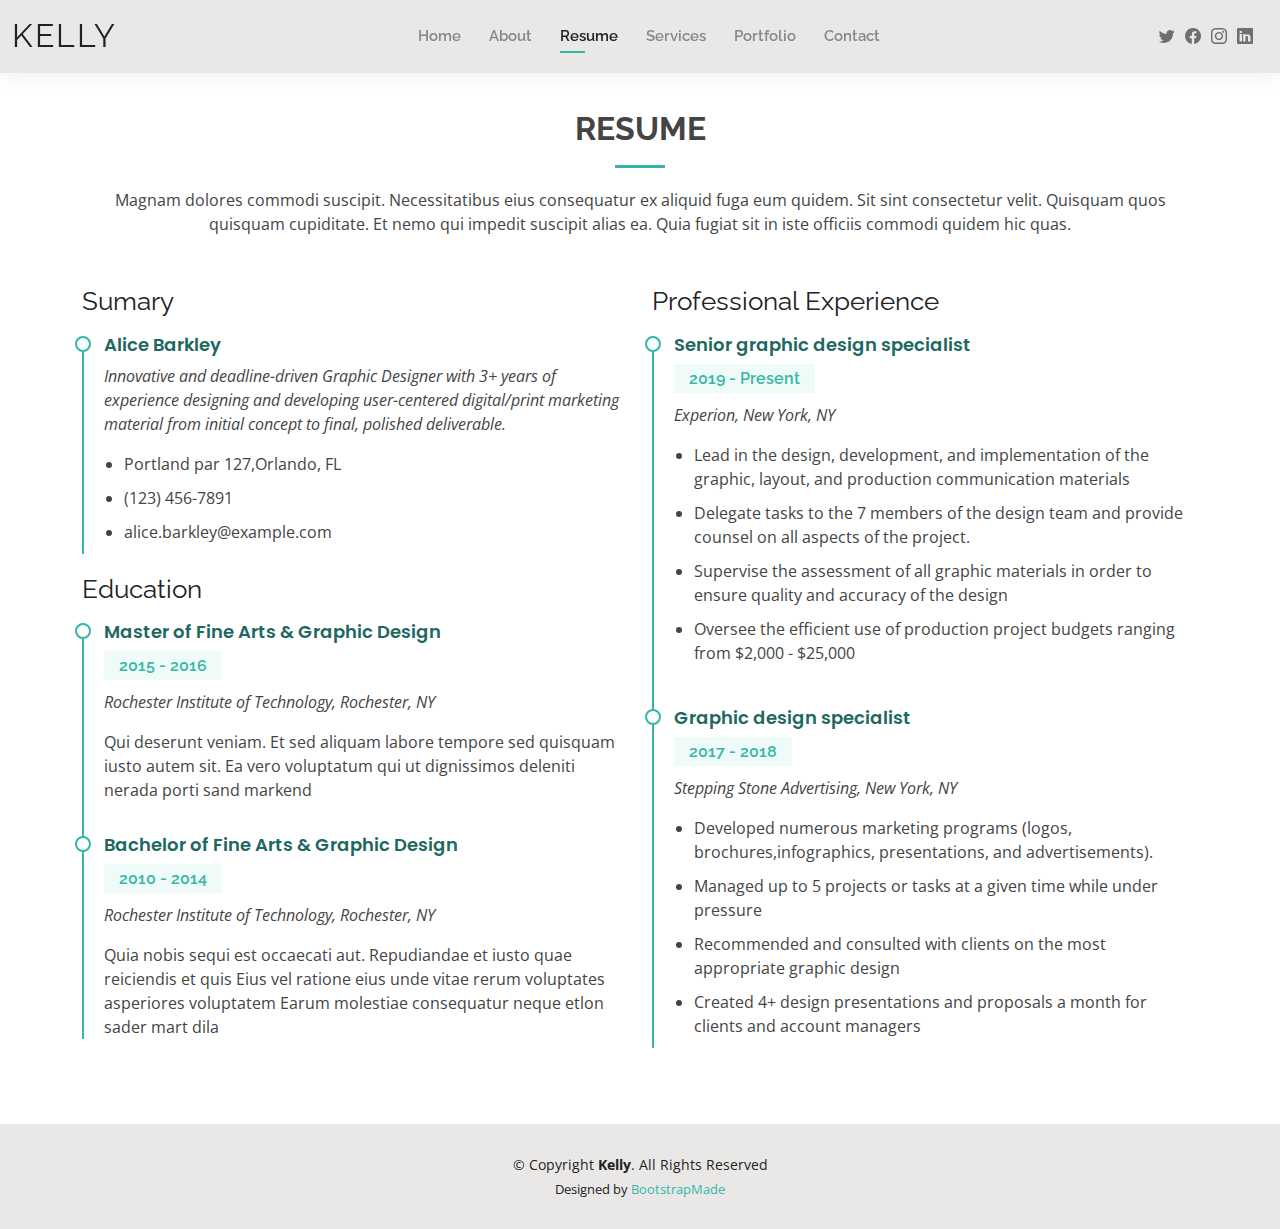
<file: PersonalSiteMVC/_archive/resume.html>
<!DOCTYPE html>
<html lang="en">

<head>
  <meta charset="utf-8">
  <meta content="width=device-width, initial-scale=1.0" name="viewport">

  <title>Resume - Kelly Bootstrap Template</title>
  <meta content="" name="description">
  <meta content="" name="keywords">

  <!-- Favicons -->
  <link href="assets/img/favicon.png" rel="icon">
  <link href="assets/img/apple-touch-icon.png" rel="apple-touch-icon">

  <!-- Google Fonts -->
  <link href="https://fonts.googleapis.com/css?family=Open+Sans:300,300i,400,400i,600,600i,700,700i|Raleway:300,300i,400,400i,500,500i,600,600i,700,700i|Poppins:300,300i,400,400i,500,500i,600,600i,700,700i" rel="stylesheet">

  <!-- Vendor CSS Files -->
  <link href="assets/vendor/aos/aos.css" rel="stylesheet">
  <link href="assets/vendor/bootstrap/css/bootstrap.min.css" rel="stylesheet">
  <link href="assets/vendor/bootstrap-icons/bootstrap-icons.css" rel="stylesheet">
  <link href="assets/vendor/boxicons/css/boxicons.min.css" rel="stylesheet">
  <link href="assets/vendor/glightbox/css/glightbox.min.css" rel="stylesheet">
  <link href="assets/vendor/swiper/swiper-bundle.min.css" rel="stylesheet">

  <!-- Template Main CSS File -->
  <link href="assets/css/style.css" rel="stylesheet">

  <!-- =======================================================
  * Template Name: Kelly
  * Updated: Sep 18 2023 with Bootstrap v5.3.2
  * Template URL: https://bootstrapmade.com/kelly-free-bootstrap-cv-resume-html-template/
  * Author: BootstrapMade.com
  * License: https://bootstrapmade.com/license/
  ======================================================== -->
</head>

<body>

  <!-- ======= Header ======= -->
  <header id="header" class="fixed-top">
    <div class="container-fluid d-flex justify-content-between align-items-center">

      <h1 class="logo me-auto me-lg-0"><a href="index.html">Kelly</a></h1>
      <!-- Uncomment below if you prefer to use an image logo -->
      <!-- <a href="index.html" class="logo"><img src="assets/img/logo.png" alt="" class="img-fluid"></a>-->

      <nav id="navbar" class="navbar order-last order-lg-0">
        <ul>
          <li><a href="index.html">Home</a></li>
          <li><a href="about.html">About</a></li>
          <li><a class="active" href="resume.html">Resume</a></li>
          <li><a href="services.html">Services</a></li>
          <li><a href="portfolio.html">Portfolio</a></li>
          <li><a href="contact.html">Contact</a></li>
        </ul>
        <i class="bi bi-list mobile-nav-toggle"></i>
      </nav><!-- .navbar -->

      <div class="header-social-links">
        <a href="#" class="twitter"><i class="bi bi-twitter"></i></a>
        <a href="#" class="facebook"><i class="bi bi-facebook"></i></a>
        <a href="#" class="instagram"><i class="bi bi-instagram"></i></a>
        <a href="#" class="linkedin"><i class="bi bi-linkedin"></i></i></a>
      </div>

    </div>

  </header><!-- End Header -->

  <main id="main">

    <!-- ======= Resume Section ======= -->
    <section id="resume" class="resume">
      <div class="container" data-aos="fade-up">

        <div class="section-title">
          <h2>Resume</h2>
          <p>Magnam dolores commodi suscipit. Necessitatibus eius consequatur ex aliquid fuga eum quidem. Sit sint consectetur velit. Quisquam quos quisquam cupiditate. Et nemo qui impedit suscipit alias ea. Quia fugiat sit in iste officiis commodi quidem hic quas.</p>
        </div>

        <div class="row">
          <div class="col-lg-6">
            <h3 class="resume-title">Sumary</h3>
            <div class="resume-item pb-0">
              <h4>Alice Barkley</h4>
              <p><em>Innovative and deadline-driven Graphic Designer with 3+ years of experience designing and developing user-centered digital/print marketing material from initial concept to final, polished deliverable.</em></p>
              <p>
              <ul>
                <li>Portland par 127,Orlando, FL</li>
                <li>(123) 456-7891</li>
                <li>alice.barkley@example.com</li>
              </ul>
              </p>
            </div>

            <h3 class="resume-title">Education</h3>
            <div class="resume-item">
              <h4>Master of Fine Arts &amp; Graphic Design</h4>
              <h5>2015 - 2016</h5>
              <p><em>Rochester Institute of Technology, Rochester, NY</em></p>
              <p>Qui deserunt veniam. Et sed aliquam labore tempore sed quisquam iusto autem sit. Ea vero voluptatum qui ut dignissimos deleniti nerada porti sand markend</p>
            </div>
            <div class="resume-item">
              <h4>Bachelor of Fine Arts &amp; Graphic Design</h4>
              <h5>2010 - 2014</h5>
              <p><em>Rochester Institute of Technology, Rochester, NY</em></p>
              <p>Quia nobis sequi est occaecati aut. Repudiandae et iusto quae reiciendis et quis Eius vel ratione eius unde vitae rerum voluptates asperiores voluptatem Earum molestiae consequatur neque etlon sader mart dila</p>
            </div>
          </div>
          <div class="col-lg-6">
            <h3 class="resume-title">Professional Experience</h3>
            <div class="resume-item">
              <h4>Senior graphic design specialist</h4>
              <h5>2019 - Present</h5>
              <p><em>Experion, New York, NY </em></p>
              <p>
              <ul>
                <li>Lead in the design, development, and implementation of the graphic, layout, and production communication materials</li>
                <li>Delegate tasks to the 7 members of the design team and provide counsel on all aspects of the project. </li>
                <li>Supervise the assessment of all graphic materials in order to ensure quality and accuracy of the design</li>
                <li>Oversee the efficient use of production project budgets ranging from $2,000 - $25,000</li>
              </ul>
              </p>
            </div>
            <div class="resume-item">
              <h4>Graphic design specialist</h4>
              <h5>2017 - 2018</h5>
              <p><em>Stepping Stone Advertising, New York, NY</em></p>
              <p>
              <ul>
                <li>Developed numerous marketing programs (logos, brochures,infographics, presentations, and advertisements).</li>
                <li>Managed up to 5 projects or tasks at a given time while under pressure</li>
                <li>Recommended and consulted with clients on the most appropriate graphic design</li>
                <li>Created 4+ design presentations and proposals a month for clients and account managers</li>
              </ul>
              </p>
            </div>
          </div>
        </div>

      </div>
    </section><!-- End Resume Section -->

  </main><!-- End #main -->

  <!-- ======= Footer ======= -->
  <footer id="footer">
    <div class="container">
      <div class="copyright">
        &copy; Copyright <strong><span>Kelly</span></strong>. All Rights Reserved
      </div>
      <div class="credits">
        <!-- All the links in the footer should remain intact. -->
        <!-- You can delete the links only if you purchased the pro version. -->
        <!-- Licensing information: https://bootstrapmade.com/license/ -->
        <!-- Purchase the pro version with working PHP/AJAX contact form: https://bootstrapmade.com/kelly-free-bootstrap-cv-resume-html-template/ -->
        Designed by <a href="https://bootstrapmade.com/">BootstrapMade</a>
      </div>
    </div>
  </footer><!-- End  Footer -->

  <div id="preloader"></div>
  <a href="#" class="back-to-top d-flex align-items-center justify-content-center"><i class="bi bi-arrow-up-short"></i></a>

  <!-- Vendor JS Files -->
  <script src="assets/vendor/purecounter/purecounter_vanilla.js"></script>
  <script src="assets/vendor/aos/aos.js"></script>
  <script src="assets/vendor/bootstrap/js/bootstrap.bundle.min.js"></script>
  <script src="assets/vendor/glightbox/js/glightbox.min.js"></script>
  <script src="assets/vendor/isotope-layout/isotope.pkgd.min.js"></script>
  <script src="assets/vendor/swiper/swiper-bundle.min.js"></script>
  <script src="assets/vendor/waypoints/noframework.waypoints.js"></script>
  <script src="assets/vendor/php-email-form/validate.js"></script>

  <!-- Template Main JS File -->
  <script src="assets/js/main.js"></script>

</body>

</html>
</file>
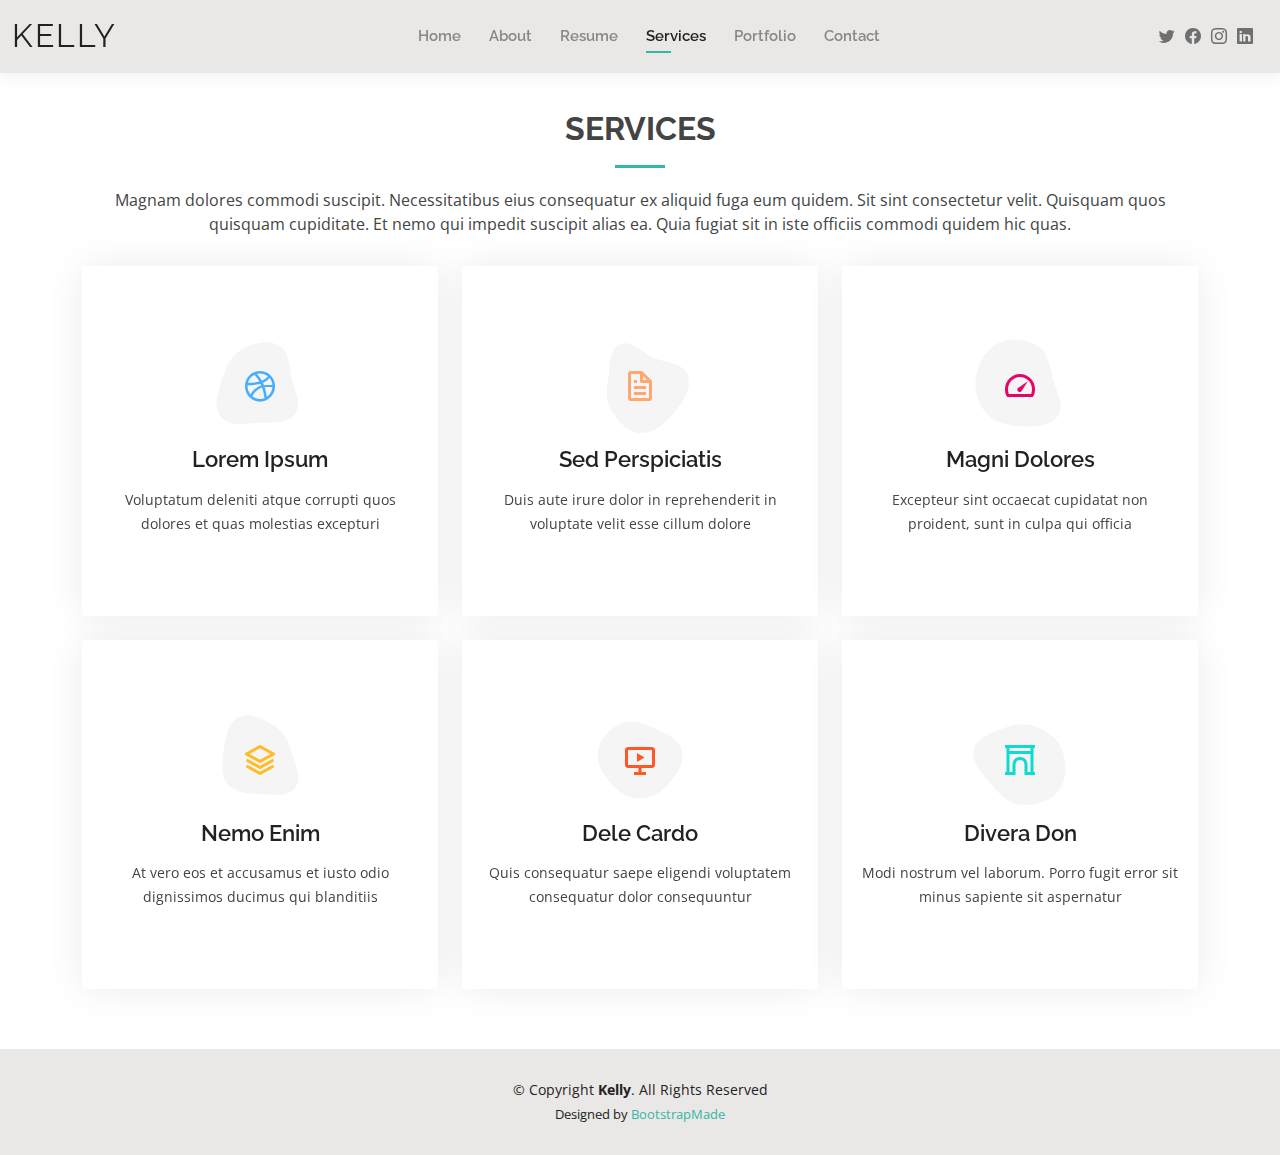
<file: PersonalSiteMVC/_archive/services.html>
<!DOCTYPE html>
<html lang="en">

<head>
  <meta charset="utf-8">
  <meta content="width=device-width, initial-scale=1.0" name="viewport">

  <title>Services - Kelly Bootstrap Template</title>
  <meta content="" name="description">
  <meta content="" name="keywords">

  <!-- Favicons -->
  <link href="assets/img/favicon.png" rel="icon">
  <link href="assets/img/apple-touch-icon.png" rel="apple-touch-icon">

  <!-- Google Fonts -->
  <link href="https://fonts.googleapis.com/css?family=Open+Sans:300,300i,400,400i,600,600i,700,700i|Raleway:300,300i,400,400i,500,500i,600,600i,700,700i|Poppins:300,300i,400,400i,500,500i,600,600i,700,700i" rel="stylesheet">

  <!-- Vendor CSS Files -->
  <link href="assets/vendor/aos/aos.css" rel="stylesheet">
  <link href="assets/vendor/bootstrap/css/bootstrap.min.css" rel="stylesheet">
  <link href="assets/vendor/bootstrap-icons/bootstrap-icons.css" rel="stylesheet">
  <link href="assets/vendor/boxicons/css/boxicons.min.css" rel="stylesheet">
  <link href="assets/vendor/glightbox/css/glightbox.min.css" rel="stylesheet">
  <link href="assets/vendor/swiper/swiper-bundle.min.css" rel="stylesheet">

  <!-- Template Main CSS File -->
  <link href="assets/css/style.css" rel="stylesheet">

  <!-- =======================================================
  * Template Name: Kelly
  * Updated: Sep 18 2023 with Bootstrap v5.3.2
  * Template URL: https://bootstrapmade.com/kelly-free-bootstrap-cv-resume-html-template/
  * Author: BootstrapMade.com
  * License: https://bootstrapmade.com/license/
  ======================================================== -->
</head>

<body>

  <!-- ======= Header ======= -->
  <header id="header" class="fixed-top">
    <div class="container-fluid d-flex justify-content-between align-items-center">

      <h1 class="logo me-auto me-lg-0"><a href="index.html">Kelly</a></h1>
      <!-- Uncomment below if you prefer to use an image logo -->
      <!-- <a href="index.html" class="logo"><img src="assets/img/logo.png" alt="" class="img-fluid"></a>-->

      <nav id="navbar" class="navbar order-last order-lg-0">
        <ul>
          <li><a href="index.html">Home</a></li>
          <li><a href="about.html">About</a></li>
          <li><a href="resume.html">Resume</a></li>
          <li><a class="active" href="services.html">Services</a></li>
          <li><a href="portfolio.html">Portfolio</a></li>
          <li><a href="contact.html">Contact</a></li>
        </ul>
        <i class="bi bi-list mobile-nav-toggle"></i>
      </nav><!-- .navbar -->

      <div class="header-social-links">
        <a href="#" class="twitter"><i class="bi bi-twitter"></i></a>
        <a href="#" class="facebook"><i class="bi bi-facebook"></i></a>
        <a href="#" class="instagram"><i class="bi bi-instagram"></i></a>
        <a href="#" class="linkedin"><i class="bi bi-linkedin"></i></i></a>
      </div>

    </div>

  </header><!-- End Header -->

  <main id="main">

    <!-- ======= Services Section ======= -->
    <section id="services" class="services">
      <div class="container" data-aos="fade-up">

        <div class="section-title">
          <h2>Services</h2>
          <p>Magnam dolores commodi suscipit. Necessitatibus eius consequatur ex aliquid fuga eum quidem. Sit sint consectetur velit. Quisquam quos quisquam cupiditate. Et nemo qui impedit suscipit alias ea. Quia fugiat sit in iste officiis commodi quidem hic quas.</p>
        </div>

        <div class="row">
          <div class="col-lg-4 col-md-6 d-flex align-items-stretch" data-aos="zoom-in" data-aos-delay="100">
            <div class="icon-box iconbox-blue">
              <div class="icon">
                <svg width="100" height="100" viewBox="0 0 600 600" xmlns="http://www.w3.org/2000/svg">
                  <path stroke="none" stroke-width="0" fill="#f5f5f5" d="M300,521.0016835830174C376.1290562159157,517.8887921683347,466.0731472004068,529.7835943286574,510.70327084640275,468.03025145048787C554.3714126377745,407.6079735673963,508.03601936045806,328.9844924480964,491.2728898941984,256.3432110539036C474.5976632858925,184.082847569629,479.9380746630129,96.60480741107993,416.23090153303,58.64404602377083C348.86323505073057,18.502131276798302,261.93793281208167,40.57373210992963,193.5410806939664,78.93577620505333C130.42746243093433,114.334589627462,98.30271207620316,179.96522072025542,76.75703585869454,249.04625023123273C51.97151888228291,328.5150500222984,13.704378332031375,421.85034740162234,66.52175969318436,486.19268352777647C119.04800174914682,550.1803526380478,217.28368757567262,524.383925680826,300,521.0016835830174"></path>
                </svg>
                <i class="bx bxl-dribbble"></i>
              </div>
              <h4><a href="">Lorem Ipsum</a></h4>
              <p>Voluptatum deleniti atque corrupti quos dolores et quas molestias excepturi</p>
            </div>
          </div>

          <div class="col-lg-4 col-md-6 d-flex align-items-stretch mt-4 mt-md-0" data-aos="zoom-in" data-aos-delay="200">
            <div class="icon-box iconbox-orange ">
              <div class="icon">
                <svg width="100" height="100" viewBox="0 0 600 600" xmlns="http://www.w3.org/2000/svg">
                  <path stroke="none" stroke-width="0" fill="#f5f5f5" d="M300,582.0697525312426C382.5290701553225,586.8405444964366,449.9789794690241,525.3245884688669,502.5850820975895,461.55621195738473C556.606425686781,396.0723002908107,615.8543463187945,314.28637112970534,586.6730223649479,234.56875336149918C558.9533121215079,158.8439757836574,454.9685369536778,164.00468322053177,381.49747125262974,130.76875717737553C312.15926192815925,99.40240125094834,248.97055460311594,18.661163978235184,179.8680185752513,50.54337015887873C110.5421016452524,82.52863877960104,119.82277516462835,180.83849132639028,109.12597500060166,256.43424936330496C100.08760227029461,320.3096726198365,92.17705696193138,384.0621239912766,124.79988738764834,439.7174275375508C164.83382741302287,508.01625554203684,220.96474134820875,577.5009287672846,300,582.0697525312426"></path>
                </svg>
                <i class="bx bx-file"></i>
              </div>
              <h4><a href="">Sed Perspiciatis</a></h4>
              <p>Duis aute irure dolor in reprehenderit in voluptate velit esse cillum dolore</p>
            </div>
          </div>

          <div class="col-lg-4 col-md-6 d-flex align-items-stretch mt-4 mt-lg-0" data-aos="zoom-in" data-aos-delay="300">
            <div class="icon-box iconbox-pink">
              <div class="icon">
                <svg width="100" height="100" viewBox="0 0 600 600" xmlns="http://www.w3.org/2000/svg">
                  <path stroke="none" stroke-width="0" fill="#f5f5f5" d="M300,541.5067337569781C382.14930387511276,545.0595476570109,479.8736841581634,548.3450877840088,526.4010558755058,480.5488172755941C571.5218469581645,414.80211281144784,517.5187510058486,332.0715597781072,496.52539010469104,255.14436215662573C477.37192572678356,184.95920475031193,473.57363656557914,105.61284051026155,413.0603344069578,65.22779650032875C343.27470386102294,18.654635553484475,251.2091493199835,5.337323636656869,175.0934190732945,40.62881213300186C97.87086631185822,76.43348514350839,51.98124368387456,156.15599469081315,36.44837278890362,239.84606092416172C21.716077023791087,319.22268207091537,43.775223500013084,401.1760424656574,96.891909868211,461.97329694683043C147.22146801428983,519.5804099606455,223.5754009179313,538.201503339737,300,541.5067337569781"></path>
                </svg>
                <i class="bx bx-tachometer"></i>
              </div>
              <h4><a href="">Magni Dolores</a></h4>
              <p>Excepteur sint occaecat cupidatat non proident, sunt in culpa qui officia</p>
            </div>
          </div>

          <div class="col-lg-4 col-md-6 d-flex align-items-stretch mt-4" data-aos="zoom-in" data-aos-delay="100">
            <div class="icon-box iconbox-yellow">
              <div class="icon">
                <svg width="100" height="100" viewBox="0 0 600 600" xmlns="http://www.w3.org/2000/svg">
                  <path stroke="none" stroke-width="0" fill="#f5f5f5" d="M300,503.46388370962813C374.79870501325706,506.71871716319447,464.8034551963731,527.1746412648533,510.4981551193396,467.86667711651364C555.9287308511215,408.9015244558933,512.6030010748507,327.5744911775523,490.211057578863,256.5855673507754C471.097692560561,195.9906835881958,447.69079081568157,138.11976852964426,395.19560036434837,102.3242989838813C329.3053358748298,57.3949838291264,248.02791733380457,8.279543830951368,175.87071277845988,42.242879143198664C103.41431057327972,76.34704239035025,93.79494320519305,170.9812938413882,81.28167332365135,250.07896920659033C70.17666984294237,320.27484674793965,64.84698225790005,396.69656628748305,111.28512138212992,450.4950937839243C156.20124167950087,502.5303643271138,231.32542653798444,500.4755392045468,300,503.46388370962813"></path>
                </svg>
                <i class="bx bx-layer"></i>
              </div>
              <h4><a href="">Nemo Enim</a></h4>
              <p>At vero eos et accusamus et iusto odio dignissimos ducimus qui blanditiis</p>
            </div>
          </div>

          <div class="col-lg-4 col-md-6 d-flex align-items-stretch mt-4" data-aos="zoom-in" data-aos-delay="200">
            <div class="icon-box iconbox-red">
              <div class="icon">
                <svg width="100" height="100" viewBox="0 0 600 600" xmlns="http://www.w3.org/2000/svg">
                  <path stroke="none" stroke-width="0" fill="#f5f5f5" d="M300,532.3542879108572C369.38199826031484,532.3153073249985,429.10787420159085,491.63046689027357,474.5244479745417,439.17860296908856C522.8885846962883,383.3225815378663,569.1668002868075,314.3205725914397,550.7432151929288,242.7694973846089C532.6665558377875,172.5657663291529,456.2379748765914,142.6223662098291,390.3689995646985,112.34683881706744C326.66090330228417,83.06452184765237,258.84405631176094,53.51806209861945,193.32584062364296,78.48882559362697C121.61183558270385,105.82097193414197,62.805066853699245,167.19869350419734,48.57481801355237,242.6138429142374C34.843463184063346,315.3850353017275,76.69343916112496,383.4422959591041,125.22947124332185,439.3748458443577C170.7312796277747,491.8107796887764,230.57421082200815,532.3932930995766,300,532.3542879108572"></path>
                </svg>
                <i class="bx bx-slideshow"></i>
              </div>
              <h4><a href="">Dele Cardo</a></h4>
              <p>Quis consequatur saepe eligendi voluptatem consequatur dolor consequuntur</p>
            </div>
          </div>

          <div class="col-lg-4 col-md-6 d-flex align-items-stretch mt-4" data-aos="zoom-in" data-aos-delay="300">
            <div class="icon-box iconbox-teal">
              <div class="icon">
                <svg width="100" height="100" viewBox="0 0 600 600" xmlns="http://www.w3.org/2000/svg">
                  <path stroke="none" stroke-width="0" fill="#f5f5f5" d="M300,566.797414625762C385.7384707136149,576.1784315230908,478.7894351017131,552.8928747891023,531.9192734346935,484.94944893311C584.6109503024035,417.5663521118492,582.489472248146,322.67544863468447,553.9536738515405,242.03673114598146C529.1557734026468,171.96086150256528,465.24506316201064,127.66468636344209,395.9583748389544,100.7403814666027C334.2173773831606,76.7482773500951,269.4350130405921,84.62216499799875,207.1952322260088,107.2889140133804C132.92018162631612,134.33871894543012,41.79353780512637,160.00259165414826,22.644507872594943,236.69541883565114C3.319112789854554,314.0945973066697,72.72355303640163,379.243833228382,124.04198916343866,440.3218312028393C172.9286146004772,498.5055451809895,224.45579914871206,558.5317968840102,300,566.797414625762"></path>
                </svg>
                <i class="bx bx-arch"></i>
              </div>
              <h4><a href="">Divera Don</a></h4>
              <p>Modi nostrum vel laborum. Porro fugit error sit minus sapiente sit aspernatur</p>
            </div>
          </div>

        </div>

      </div>
    </section><!-- End Services Section -->

  </main><!-- End #main -->

  <!-- ======= Footer ======= -->
  <footer id="footer">
    <div class="container">
      <div class="copyright">
        &copy; Copyright <strong><span>Kelly</span></strong>. All Rights Reserved
      </div>
      <div class="credits">
        <!-- All the links in the footer should remain intact. -->
        <!-- You can delete the links only if you purchased the pro version. -->
        <!-- Licensing information: https://bootstrapmade.com/license/ -->
        <!-- Purchase the pro version with working PHP/AJAX contact form: https://bootstrapmade.com/kelly-free-bootstrap-cv-resume-html-template/ -->
        Designed by <a href="https://bootstrapmade.com/">BootstrapMade</a>
      </div>
    </div>
  </footer><!-- End  Footer -->

  <div id="preloader"></div>
  <a href="#" class="back-to-top d-flex align-items-center justify-content-center"><i class="bi bi-arrow-up-short"></i></a>

  <!-- Vendor JS Files -->
  <script src="assets/vendor/purecounter/purecounter_vanilla.js"></script>
  <script src="assets/vendor/aos/aos.js"></script>
  <script src="assets/vendor/bootstrap/js/bootstrap.bundle.min.js"></script>
  <script src="assets/vendor/glightbox/js/glightbox.min.js"></script>
  <script src="assets/vendor/isotope-layout/isotope.pkgd.min.js"></script>
  <script src="assets/vendor/swiper/swiper-bundle.min.js"></script>
  <script src="assets/vendor/waypoints/noframework.waypoints.js"></script>
  <script src="assets/vendor/php-email-form/validate.js"></script>

  <!-- Template Main JS File -->
  <script src="assets/js/main.js"></script>

</body>

</html>
</file>
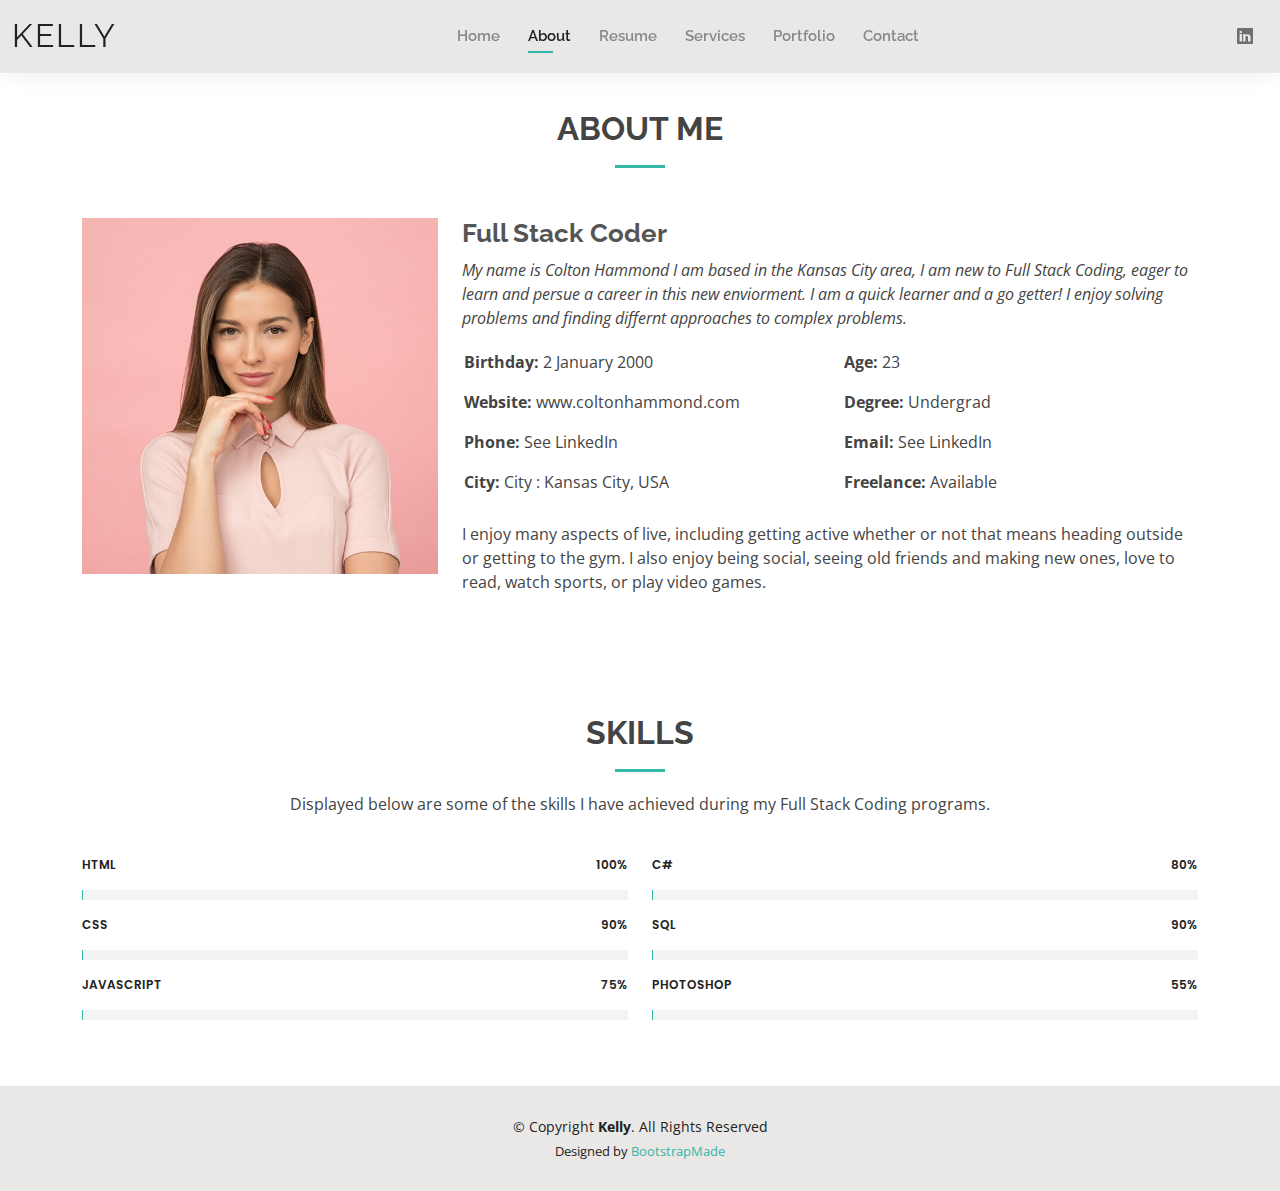
<file: PersonalSiteMVC/wwwroot/about.html>
<!DOCTYPE html>
<html lang="en">

<head>
  <meta charset="utf-8">
  <meta content="width=device-width, initial-scale=1.0" name="viewport">

  <title>About Me - Colton Hammond</title>
  <meta content="" name="description">
  <meta content="" name="keywords">

  <!-- Favicons -->
  <link href="assets/img/favicon.png" rel="icon">
  <link href="assets/img/apple-touch-icon.png" rel="apple-touch-icon">

  <!-- Google Fonts -->
  <link href="https://fonts.googleapis.com/css?family=Open+Sans:300,300i,400,400i,600,600i,700,700i|Raleway:300,300i,400,400i,500,500i,600,600i,700,700i|Poppins:300,300i,400,400i,500,500i,600,600i,700,700i" rel="stylesheet">

  <!-- Vendor CSS Files -->
  <link href="assets/vendor/aos/aos.css" rel="stylesheet">
  <link href="assets/vendor/bootstrap/css/bootstrap.min.css" rel="stylesheet">
  <link href="assets/vendor/bootstrap-icons/bootstrap-icons.css" rel="stylesheet">
  <link href="assets/vendor/boxicons/css/boxicons.min.css" rel="stylesheet">
  <link href="assets/vendor/glightbox/css/glightbox.min.css" rel="stylesheet">
  <link href="assets/vendor/swiper/swiper-bundle.min.css" rel="stylesheet">

  <!-- Template Main CSS File -->
  <link href="assets/css/style.css" rel="stylesheet">

  <!-- =======================================================
  * Template Name: Kelly
  * Updated: Sep 18 2023 with Bootstrap v5.3.2
  * Template URL: https://bootstrapmade.com/kelly-free-bootstrap-cv-resume-html-template/
  * Author: BootstrapMade.com
  * License: https://bootstrapmade.com/license/
  ======================================================== -->
</head>

<body>

  <!-- ======= Header ======= -->
  <header id="header" class="fixed-top">
    <div class="container-fluid d-flex justify-content-between align-items-center">

      <h1 class="logo me-auto me-lg-0"><a href="index.html">Kelly</a></h1>
      <!-- Uncomment below if you prefer to use an image logo -->
      <!-- <a href="index.html" class="logo"><img src="assets/img/logo.png" alt="" class="img-fluid"></a>-->

      <nav id="navbar" class="navbar order-last order-lg-0">
        <ul>
          <li><a href="index.html">Home</a></li>
          <li><a class="active" href="about.html">About</a></li>
          <li><a href="resume.html">Resume</a></li>
          <li><a href="services.html">Services</a></li>
          <li><a href="portfolio.html">Portfolio</a></li>
          <li><a href="contact.html">Contact</a></li>
        </ul>
        <i class="bi bi-list mobile-nav-toggle"></i>
      </nav><!-- .navbar -->

      <div class="header-social-links">
        <a href="#" class="linkedin"><i class="bi bi-linkedin"></i></i></a>
      </div>

    </div>

  </header><!-- End Header -->

  <main id="main">

    <!-- ======= About Section ======= -->
    <section id="about" class="about">
      <div class="container" data-aos="fade-up">

        <div class="section-title">
          <h2>About Me</h2>
        </div>

        <div class="row">
          <div class="col-lg-4">
            <img src="assets/img/about.jpg " class="img-fluid" alt="">
          </div>
          <div class="col-lg-8 pt-4 pt-lg-0 content">
            <h3>Full Stack Coder</h3>
            <p class="fst-italic">
              My name is Colton Hammond I am based in the Kansas City area, I am    new to Full Stack Coding, eager to learn and persue a career in this new enviorment. I am a quick learner and a go getter! I enjoy solving problems and finding differnt approaches to complex problems.
            </p>
            <div class="row">
              <div class="col-lg-6">
                <ul>
                  <li><i class="bi bi-rounded-right"></i> <strong>Birthday:</strong> 2 January 2000</li>
                  <li><i class="bi bi-rounded-right"></i> <strong>Website:</strong> www.coltonhammond.com</li>
                  <li><i class="bi bi-rounded-right"></i> <strong>Phone:</strong> See LinkedIn</li>
                  <li><i class="bi bi-rounded-right"></i> <strong>City:</strong> City : Kansas City, USA</li>
                </ul>
              </div>
              <div class="col-lg-6">
                <ul>
                  <li><i class="bi bi-rounded-right"></i> <strong>Age:</strong> 23</li>
                  <li><i class="bi bi-rounded-right"></i> <strong>Degree:</strong> Undergrad</li>
                  <li><i class="bi bi-rounded-right"></i> <strong>Email:</strong> See LinkedIn</li>
                  <li><i class="bi bi-rounded-right"></i> <strong>Freelance:</strong> Available</li>
                </ul>
              </div>
            </div>
            <p>
              I enjoy many aspects of live, including getting active whether or not that means heading outside or getting to the gym. I also enjoy being social, seeing old friends and making new ones, love to read, watch sports, or play video games.
            </p>
          </div>
        </div>

      </div>
    </section><!-- End About Section -->

    <!-- ======= Skills Section ======= -->
    <section id="skills" class="skills">
      <div class="container" data-aos="fade-up">

        <div class="section-title">
          <h2>Skills</h2>
          <p> Displayed below are some of the skills I have achieved during my Full Stack Coding programs.</p>
        </div>

        <div class="row skills-content">

          <div class="col-lg-6">

            <div class="progress">
              <span class="skill">HTML <i class="val">100%</i></span>
              <div class="progress-bar-wrap">
                <div class="progress-bar" role="progressbar" aria-valuenow="100" aria-valuemin="0" aria-valuemax="100"></div>
              </div>
            </div>

            <div class="progress">
              <span class="skill">CSS <i class="val">90%</i></span>
              <div class="progress-bar-wrap">
                <div class="progress-bar" role="progressbar" aria-valuenow="90" aria-valuemin="0" aria-valuemax="100"></div>
              </div>
            </div>

            <div class="progress">
              <span class="skill">JavaScript <i class="val">75%</i></span>
              <div class="progress-bar-wrap">
                <div class="progress-bar" role="progressbar" aria-valuenow="75" aria-valuemin="0" aria-valuemax="100"></div>
              </div>
            </div>

          </div>

          <div class="col-lg-6">

            <div class="progress">
              <span class="skill">C# <i class="val">80%</i></span>
              <div class="progress-bar-wrap">
                <div class="progress-bar" role="progressbar" aria-valuenow="80" aria-valuemin="0" aria-valuemax="100"></div>
              </div>
            </div>

            <div class="progress">
              <span class="skill">SQL <i class="val">90%</i></span>
              <div class="progress-bar-wrap">
                <div class="progress-bar" role="progressbar" aria-valuenow="90" aria-valuemin="0" aria-valuemax="100"></div>
              </div>
            </div>

            <div class="progress">
              <span class="skill">Photoshop <i class="val">55%</i></span>
              <div class="progress-bar-wrap">
                <div class="progress-bar" role="progressbar" aria-valuenow="55" aria-valuemin="0" aria-valuemax="100"></div>
              </div>
            </div>

          </div>

        </div>

      </div>
    </section><!-- End Skills Section -->

   


  </main><!-- End #main -->

  <!-- ======= Footer ======= -->
  <footer id="footer">
    <div class="container">
      <div class="copyright">
        &copy; Copyright <strong><span>Kelly</span></strong>. All Rights Reserved
      </div>
      <div class="credits">
        <!-- All the links in the footer should remain intact. -->
        <!-- You can delete the links only if you purchased the pro version. -->
        <!-- Licensing information: https://bootstrapmade.com/license/ -->
        <!-- Purchase the pro version with working PHP/AJAX contact form: https://bootstrapmade.com/kelly-free-bootstrap-cv-resume-html-template/ -->
        Designed by <a href="https://bootstrapmade.com/">BootstrapMade</a>
      </div>
    </div>
  </footer><!-- End  Footer -->

  <div id="preloader"></div>
  <a href="#" class="back-to-top d-flex align-items-center justify-content-center"><i class="bi bi-arrow-up-short"></i></a>

  <!-- Vendor JS Files -->
  <!-- <script src="assets/vendor/purecounter/purecounter_vanilla.js"></script> -->
  <script src="assets/vendor/aos/aos.js"></script>
  <script src="assets/vendor/bootstrap/js/bootstrap.bundle.min.js"></script>
  <script src="assets/vendor/glightbox/js/glightbox.min.js"></script>
  <script src="assets/vendor/isotope-layout/isotope.pkgd.min.js"></script>
  <script src="assets/vendor/swiper/swiper-bundle.min.js"></script>
  <script src="assets/vendor/waypoints/noframework.waypoints.js"></script>
  <script src="assets/vendor/php-email-form/validate.js"></script>

  <!-- Template Main JS File -->
  <script src="assets/js/main.js"></script>

</body>

</html>
</file>
<file: PersonalSiteMVC/_archive/assets/css/style.css>
/**
* Template Name: Kelly
* Updated: Sep 18 2023 with Bootstrap v5.3.2
* Template URL: https://bootstrapmade.com/kelly-free-bootstrap-cv-resume-html-template/
* Author: BootstrapMade.com
* License: https://bootstrapmade.com/license/
*/

/*--------------------------------------------------------------
# General
--------------------------------------------------------------*/
body {
  font-family: "Open Sans", sans-serif;
  color: #444444;
}

a {
  color: #34b7a7;
  text-decoration: none;
}

a:hover {
  color: #51cdbe;
  text-decoration: none;
}

h1,
h2,
h3,
h4,
h5,
h6 {
  font-family: "Raleway", sans-serif;
}

#main {
  margin-top: 50px;
}

@media (max-width: 992px) {
  #main {
    margin-top: 30px;
  }
}

/*--------------------------------------------------------------
# Preloader
--------------------------------------------------------------*/
#preloader {
  position: fixed;
  top: 0;
  left: 0;
  right: 0;
  bottom: 0;
  z-index: 9999;
  overflow: hidden;
  background: #fff;
}

#preloader:before {
  content: "";
  position: fixed;
  top: calc(50% - 30px);
  left: calc(50% - 30px);
  border: 6px solid #34b7a7;
  border-top-color: #dcf5f2;
  border-radius: 50%;
  width: 60px;
  height: 60px;
  animation: animate-preloader 1s linear infinite;
}

@keyframes animate-preloader {
  0% {
    transform: rotate(0deg);
  }

  100% {
    transform: rotate(360deg);
  }
}

/*--------------------------------------------------------------
# Back to top button
--------------------------------------------------------------*/
.back-to-top {
  position: fixed;
  visibility: hidden;
  opacity: 0;
  right: 15px;
  bottom: 15px;
  z-index: 996;
  background: #34b7a7;
  width: 40px;
  height: 40px;
  border-radius: 50px;
  transition: all 0.4s;
}

.back-to-top i {
  font-size: 24px;
  color: #fff;
  line-height: 0;
}

.back-to-top:hover {
  background: #49cbbb;
  color: #fff;
}

.back-to-top.active {
  visibility: visible;
  opacity: 1;
}

/*--------------------------------------------------------------
# Header
--------------------------------------------------------------*/
#header {
  background: #e9e8e6;
  box-shadow: 0px 0px 25px 0 rgba(0, 0, 0, 0.08);
  z-index: 997;
  padding: 15px 0;
}

#header .logo {
  font-size: 32px;
  margin: 0;
  padding: 0;
  line-height: 1;
  font-weight: 400;
  letter-spacing: 2px;
  text-transform: uppercase;
}

#header .logo a {
  color: #222222;
}

#header .logo img {
  max-height: 40px;
}

@media (max-width: 992px) {
  #header .logo {
    font-size: 28px;
  }
}

/*--------------------------------------------------------------
# Header Social Links
--------------------------------------------------------------*/
.header-social-links {
  padding-right: 15px;
}

.header-social-links a {
  color: #6f6f6f;
  padding-left: 6px;
  display: inline-block;
  line-height: 0px;
  transition: 0.3s;
  font-size: 16px;
}

.header-social-links a:hover {
  color: #34b7a7;
}

/*--------------------------------------------------------------
# Navigation Menu
--------------------------------------------------------------*/
/**
* Desktop Navigation 
*/
.navbar {
  padding: 0;
}

.navbar ul {
  margin: 0;
  padding: 0;
  display: flex;
  list-style: none;
  align-items: center;
}

.navbar li {
  position: relative;
  padding: 10px 0 10px 28px;
}

.navbar a,
.navbar a:focus {
  display: flex;
  align-items: center;
  justify-content: space-between;
  font-family: "Raleway", sans-serif;
  font-size: 15px;
  font-weight: 600;
  color: #888888;
  white-space: nowrap;
  transition: 0.3s;
  position: relative;
}

.navbar a i,
.navbar a:focus i {
  font-size: 12px;
  line-height: 0;
  margin-left: 5px;
}

.navbar>ul>li>a:before {
  content: "";
  position: absolute;
  width: 0;
  height: 2px;
  bottom: -5px;
  left: 0;
  background-color: #34b7a7;
  visibility: hidden;
  width: 0px;
  transition: all 0.3s ease-in-out 0s;
}

.navbar a:hover:before,
.navbar li:hover>a:before,
.navbar .active:before {
  visibility: visible;
  width: 25px;
}

.navbar a:hover,
.navbar .active,
.navbar .active:focus,
.navbar li:hover>a {
  color: #222222;
}

.navbar .dropdown ul {
  display: block;
  position: absolute;
  left: 14px;
  top: calc(100% + 30px);
  margin: 0;
  padding: 10px 0;
  z-index: 99;
  opacity: 0;
  visibility: hidden;
  background: #fff;
  box-shadow: 0px 0px 30px rgba(127, 137, 161, 0.25);
  transition: 0.3s;
  border-radius: 4px;
}

.navbar .dropdown ul li {
  min-width: 200px;
  padding: 0;
}

.navbar .dropdown ul a {
  padding: 10px 20px;
  font-size: 15px;
  text-transform: none;
  font-weight: 600;
}

.navbar .dropdown ul a i {
  font-size: 12px;
}

.navbar .dropdown ul a:hover,
.navbar .dropdown ul .active:hover,
.navbar .dropdown ul li:hover>a {
  color: #34b7a7;
}

.navbar .dropdown:hover>ul {
  opacity: 1;
  top: 100%;
  visibility: visible;
}

.navbar .dropdown .dropdown ul {
  top: 0;
  left: calc(100% - 30px);
  visibility: hidden;
}

.navbar .dropdown .dropdown:hover>ul {
  opacity: 1;
  top: 0;
  left: 100%;
  visibility: visible;
}

@media (max-width: 1366px) {
  .navbar .dropdown .dropdown ul {
    left: -90%;
  }

  .navbar .dropdown .dropdown:hover>ul {
    left: -100%;
  }
}

/**
* Mobile Navigation 
*/
.mobile-nav-toggle {
  color: #222222;
  font-size: 28px;
  cursor: pointer;
  display: none;
  line-height: 0;
  transition: 0.5s;
}

.mobile-nav-toggle.bi-x {
  color: #fff;
}

@media (max-width: 991px) {
  .mobile-nav-toggle {
    display: block;
  }

  .navbar ul {
    display: none;
  }
}

.navbar-mobile {
  position: fixed;
  overflow: hidden;
  top: 0;
  right: 0;
  left: 0;
  bottom: 0;
  background: rgba(9, 9, 9, 0.9);
  transition: 0.3s;
  z-index: 999;
}

.navbar-mobile .mobile-nav-toggle {
  position: absolute;
  top: 15px;
  right: 15px;
}

.navbar-mobile ul {
  display: block;
  position: absolute;
  top: 55px;
  right: 15px;
  bottom: 15px;
  left: 15px;
  padding: 10px 0;
  border-radius: 10px;
  background-color: #fff;
  overflow-y: auto;
  transition: 0.3s;
}

.navbar-mobile a,
.navbar-mobile a:focus {
  font-size: 15px;
  padding-right: 15px;
  color: #222222;
}

.navbar-mobile a:hover,
.navbar-mobile .active,
.navbar-mobile li:hover>a {
  color: #34b7a7;
}

.navbar-mobile .getstarted,
.navbar-mobile .getstarted:focus {
  margin: 15px;
}

.navbar-mobile .dropdown ul {
  position: static;
  display: none;
  margin: 10px 20px;
  padding: 10px 0;
  z-index: 99;
  opacity: 1;
  visibility: visible;
  background: #fff;
  box-shadow: 0px 0px 30px rgba(127, 137, 161, 0.25);
}

.navbar-mobile .dropdown ul li {
  min-width: 200px;
}

.navbar-mobile .dropdown ul a {
  padding: 10px 20px;
}

.navbar-mobile .dropdown ul a i {
  font-size: 12px;
}

.navbar-mobile .dropdown ul a:hover,
.navbar-mobile .dropdown ul .active:hover,
.navbar-mobile .dropdown ul li:hover>a {
  color: #34b7a7;
}

.navbar-mobile .dropdown>.dropdown-active {
  display: block;
}

/*--------------------------------------------------------------
# Hero Section
--------------------------------------------------------------*/
#hero {
  width: 100%;
  height: 100vh;
  background: url("../img/pexels-lumn-167699.jpg") top right;
  background-size: cover;
}

#hero .container {
  padding-top: 70px;
  position: relative;
}

@media (max-width: 992px) {
  #hero .container {
    padding-top: 58px;
  }
}

#hero h1 {
  margin: 0;
  font-size: 48px;
  font-weight: 700;
  line-height: 56px;
  color: #222222;
}

#hero h2 {
  color: #6f6f6f;
  margin: 10px 0 0 0;
  font-size: 22px;
}

#hero .btn-about {
  font-family: "Raleway", sans-serif;
  text-transform: uppercase;
  font-weight: 600;
  font-size: 12px;
  letter-spacing: 1px;
  display: inline-block;
  padding: 12px 40px;
  border-radius: 50px;
  transition: 0.5s;
  margin-top: 30px;
  color: #fff;
  background: #34b7a7;
}

#hero .btn-about:hover {
  background: #3dc8b7;
}

@media (min-width: 1024px) {
  #hero {
    background-attachment: fixed;
  }
}

@media (max-width: 992px) {
  #hero:before {
    content: "";
    background: rgba(255, 255, 255, 0.8);
    position: absolute;
    bottom: 0;
    top: 0;
    left: 0;
    right: 0;
  }

  #hero h1 {
    font-size: 28px;
    line-height: 36px;
  }

  #hero h2 {
    font-size: 18px;
    line-height: 24px;
  }
}

/*--------------------------------------------------------------
# Sections General
--------------------------------------------------------------*/
section {
  padding: 60px 0;
}

.section-bg {
  background-color: #e7f8f6;
}

.section-title {
  text-align: center;
  padding-bottom: 30px;
}

.section-title h2 {
  font-size: 32px;
  font-weight: bold;
  text-transform: uppercase;
  margin-bottom: 20px;
  padding-bottom: 20px;
  position: relative;
}

.section-title h2::after {
  content: "";
  position: absolute;
  display: block;
  width: 50px;
  height: 3px;
  background: #34b7a7;
  bottom: 0;
  left: calc(50% - 25px);
}

.section-title p {
  margin-bottom: 0;
}

/*--------------------------------------------------------------
# Cta
--------------------------------------------------------------*/
.cta {
  background: linear-gradient(rgba(0, 0, 0, 0.6), rgba(0, 0, 0, 0.6)), url("../img/bg-1.jpg") fixed center center;
  background-size: cover;
  padding: 80px 0;
}

.cta h3 {
  color: #fff;
  font-size: 28px;
  font-weight: 700;
}

.cta p {
  color: #fff;
}

.cta .cta-btn {
  font-family: "Raleway", sans-serif;
  text-transform: uppercase;
  font-weight: 500;
  font-size: 16px;
  letter-spacing: 1px;
  display: inline-block;
  padding: 8px 20px;
  border-radius: 2px;
  transition: 0.5s;
  margin: 10px;
  border: 2px solid #fff;
  color: #fff;
}

.cta .cta-btn:hover {
  background: #34b7a7;
  border: 2px solid #34b7a7;
}

@media (max-width: 1024px) {
  .cta {
    background-attachment: scroll;
  }
}

@media (min-width: 769px) {
  .cta .cta-btn-container {
    display: flex;
    align-items: center;
    justify-content: flex-end;
  }
}

/*--------------------------------------------------------------
# About
--------------------------------------------------------------*/
.about .content h3 {
  font-weight: 700;
  font-size: 26px;
  color: #555555;
}

.about .content ul {
  list-style: none;
  padding: 0;
}

.about .content ul li {
  padding-bottom: 10px;
}

.about .content ul i {
  font-size: 20px;
  padding-right: 2px;
  color: #34b7a7;
}

.about .content p:last-child {
  margin-bottom: 0;
}

/*--------------------------------------------------------------
# Skills
--------------------------------------------------------------*/
.skills .progress {
  height: 60px;
  display: block;
  background: none;
  border-radius: 0;
}

.skills .progress .skill {
  padding: 10px 0;
  margin: 0 0 6px 0;
  text-transform: uppercase;
  display: block;
  font-weight: 600;
  font-family: "Poppins", sans-serif;
  color: #222222;
}

.skills .progress .skill .val {
  float: right;
  font-style: normal;
}

.skills .progress-bar-wrap {
  background: #f3f3f3;
}

.skills .progress-bar {
  width: 1px;
  height: 10px;
  transition: 0.9s;
  background-color: #34b7a7;
}

/*--------------------------------------------------------------
# Facts
--------------------------------------------------------------*/
.facts .counters span {
  font-size: 48px;
  display: block;
  color: #34b7a7;
}

.facts .counters p {
  padding: 0;
  margin: 0 0 20px 0;
  font-family: "Raleway", sans-serif;
  font-size: 14px;
}

/*--------------------------------------------------------------
# Testimonials
--------------------------------------------------------------*/
.testimonials .section-header {
  margin-bottom: 40px;
}

.testimonials .testimonials-carousel,
.testimonials .testimonials-slider {
  overflow: hidden;
}

.testimonials .testimonial-item {
  text-align: center;
}

.testimonials .testimonial-item .testimonial-img {
  width: 120px;
  border-radius: 50%;
  border: 4px solid #fff;
  margin: 0 auto;
}

.testimonials .testimonial-item h3 {
  font-size: 20px;
  font-weight: bold;
  margin: 10px 0 5px 0;
  color: #111;
}

.testimonials .testimonial-item h4 {
  font-size: 14px;
  color: #999;
  margin: 0 0 15px 0;
}

.testimonials .testimonial-item .quote-icon-left,
.testimonials .testimonial-item .quote-icon-right {
  color: #c8efea;
  font-size: 26px;
}

.testimonials .testimonial-item .quote-icon-left {
  display: inline-block;
  left: -5px;
  position: relative;
}

.testimonials .testimonial-item .quote-icon-right {
  display: inline-block;
  right: -5px;
  position: relative;
  top: 10px;
}

.testimonials .testimonial-item p {
  font-style: italic;
  margin: 0 auto 15px auto;
}

@media (min-width: 992px) {
  .testimonials .testimonial-item p {
    width: 80%;
  }
}

.testimonials .swiper-pagination {
  margin-top: 20px;
  position: relative;
}

.testimonials .swiper-pagination .swiper-pagination-bullet {
  width: 12px;
  height: 12px;
  background-color: #fff;
  opacity: 1;
  border: 1px solid #34b7a7;
}

.testimonials .swiper-pagination .swiper-pagination-bullet-active {
  background-color: #34b7a7;
}

/*--------------------------------------------------------------
# Resume
--------------------------------------------------------------*/
.resume .resume-title {
  font-size: 26px;
  font-weight: 400;
  margin-top: 20px;
  margin-bottom: 20px;
  color: #222222;
}

.resume .resume-item {
  padding: 0 0 20px 20px;
  margin-top: -2px;
  border-left: 2px solid #34b7a7;
  position: relative;
}

.resume .resume-item h4 {
  line-height: 18px;
  font-size: 18px;
  font-weight: 600;
  font-family: "Poppins", sans-serif;
  color: #1d685f;
  margin-bottom: 10px;
}

.resume .resume-item h5 {
  font-size: 16px;
  background: #effbf9;
  padding: 5px 15px;
  display: inline-block;
  font-weight: 600;
  margin-bottom: 10px;
  color: #34b7a7;
}

.resume .resume-item ul {
  padding-left: 20px;
}

.resume .resume-item ul li {
  padding-bottom: 10px;
}

.resume .resume-item:last-child {
  padding-bottom: 0;
}

.resume .resume-item::before {
  content: "";
  position: absolute;
  width: 16px;
  height: 16px;
  border-radius: 50px;
  left: -9px;
  top: 0;
  background: #fff;
  border: 2px solid #34b7a7;
}

/*--------------------------------------------------------------
# Services
--------------------------------------------------------------*/
.services .icon-box {
  text-align: center;
  padding: 70px 20px 80px 20px;
  transition: all ease-in-out 0.3s;
  background: #fff;
  box-shadow: 0px 0 35px 0 rgba(0, 0, 0, 0.08);
}

.services .icon-box .icon {
  margin: 0 auto;
  width: 100px;
  height: 100px;
  display: flex;
  align-items: center;
  justify-content: center;
  transition: ease-in-out 0.3s;
  position: relative;
}

.services .icon-box .icon i {
  font-size: 36px;
  transition: 0.5s;
  position: relative;
}

.services .icon-box .icon svg {
  position: absolute;
  top: 0;
  left: 0;
}

.services .icon-box .icon svg path {
  transition: 0.5s;
  fill: #f5f5f5;
}

.services .icon-box h4 {
  font-weight: 600;
  margin: 10px 0 15px 0;
  font-size: 22px;
}

.services .icon-box h4 a {
  color: #222222;
  transition: ease-in-out 0.3s;
}

.services .icon-box p {
  line-height: 24px;
  font-size: 14px;
  margin-bottom: 0;
}

.services .iconbox-blue i {
  color: #47aeff;
}

.services .iconbox-blue:hover .icon i {
  color: #fff;
}

.services .iconbox-blue:hover .icon path {
  fill: #47aeff;
}

.services .iconbox-orange i {
  color: #ffa76e;
}

.services .iconbox-orange:hover .icon i {
  color: #fff;
}

.services .iconbox-orange:hover .icon path {
  fill: #ffa76e;
}

.services .iconbox-pink i {
  color: #e80368;
}

.services .iconbox-pink:hover .icon i {
  color: #fff;
}

.services .iconbox-pink:hover .icon path {
  fill: #e80368;
}

.services .iconbox-yellow i {
  color: #ffbb2c;
}

.services .iconbox-yellow:hover .icon i {
  color: #fff;
}

.services .iconbox-yellow:hover .icon path {
  fill: #ffbb2c;
}

.services .iconbox-red i {
  color: #ff5828;
}

.services .iconbox-red:hover .icon i {
  color: #fff;
}

.services .iconbox-red:hover .icon path {
  fill: #ff5828;
}

.services .iconbox-teal i {
  color: #11dbcf;
}

.services .iconbox-teal:hover .icon i {
  color: #fff;
}

.services .iconbox-teal:hover .icon path {
  fill: #11dbcf;
}

/*--------------------------------------------------------------
# Portfolio
--------------------------------------------------------------*/
.portfolio .portfolio-item {
  margin-bottom: 30px;
}

.portfolio #portfolio-flters {
  padding: 0;
  margin: 0 auto 20px auto;
  list-style: none;
  text-align: center;
}

.portfolio #portfolio-flters li {
  cursor: pointer;
  display: inline-block;
  padding: 8px 16px 10px 16px;
  font-size: 13px;
  font-weight: 500;
  line-height: 1;
  text-transform: uppercase;
  color: #444444;
  margin-bottom: 5px;
  transition: all 0.3s ease-in-out;
  border-radius: 50px;
}

.portfolio #portfolio-flters li:hover,
.portfolio #portfolio-flters li.filter-active {
  color: #fff;
  background: #34b7a7;
}

.portfolio #portfolio-flters li:last-child {
  margin-right: 0;
}

.portfolio .portfolio-wrap {
  transition: 0.3s;
  position: relative;
  overflow: hidden;
  z-index: 1;
  background: rgba(34, 34, 34, 0.6);
}

.portfolio .portfolio-wrap::before {
  content: "";
  background: rgba(34, 34, 34, 0.6);
  position: absolute;
  left: 0;
  right: 0;
  top: 0;
  bottom: 0;
  transition: all ease-in-out 0.3s;
  z-index: 2;
  opacity: 0;
}

.portfolio .portfolio-wrap img {
  transition: all ease-in-out 0.3s;
}

.portfolio .portfolio-wrap .portfolio-info {
  opacity: 0;
  position: absolute;
  top: 0;
  left: 0;
  right: 0;
  bottom: 0;
  z-index: 3;
  transition: all ease-in-out 0.3s;
  display: flex;
  flex-direction: column;
  justify-content: flex-end;
  align-items: flex-start;
  padding: 20px;
}

.portfolio .portfolio-wrap .portfolio-info h4 {
  font-size: 20px;
  color: #fff;
  font-weight: 600;
}

.portfolio .portfolio-wrap .portfolio-info p {
  color: rgba(255, 255, 255, 0.7);
  font-size: 14px;
  text-transform: uppercase;
  padding: 0;
  margin: 0;
  font-style: italic;
}

.portfolio .portfolio-wrap .portfolio-links {
  text-align: center;
  z-index: 4;
}

.portfolio .portfolio-wrap .portfolio-links a {
  color: #fff;
  margin: 0 5px 0 0;
  font-size: 28px;
  display: inline-block;
  transition: 0.3s;
}

.portfolio .portfolio-wrap .portfolio-links a:hover {
  color: #78d9cd;
}

.portfolio .portfolio-wrap:hover::before {
  opacity: 1;
}

.portfolio .portfolio-wrap:hover img {
  transform: scale(1.2);
}

.portfolio .portfolio-wrap:hover .portfolio-info {
  opacity: 1;
}

/*--------------------------------------------------------------
# Portfolio Details
--------------------------------------------------------------*/
.portfolio-details {
  padding-top: 0;
}

.portfolio-details .portfolio-details-slider img {
  width: 100%;
}

.portfolio-details .portfolio-details-slider .swiper-pagination {
  margin-top: 20px;
  position: relative;
}

.portfolio-details .portfolio-details-slider .swiper-pagination .swiper-pagination-bullet {
  width: 12px;
  height: 12px;
  background-color: #fff;
  opacity: 1;
  border: 1px solid #34b7a7;
}

.portfolio-details .portfolio-details-slider .swiper-pagination .swiper-pagination-bullet-active {
  background-color: #34b7a7;
}

.portfolio-details .portfolio-info {
  padding: 30px;
  box-shadow: 0px 0 30px rgba(34, 34, 34, 0.08);
}

.portfolio-details .portfolio-info h3 {
  font-size: 22px;
  font-weight: 700;
  margin-bottom: 20px;
  padding-bottom: 20px;
  border-bottom: 1px solid #eee;
}

.portfolio-details .portfolio-info ul {
  list-style: none;
  padding: 0;
  font-size: 15px;
}

.portfolio-details .portfolio-info ul li+li {
  margin-top: 10px;
}

.portfolio-details .portfolio-description {
  padding-top: 30px;
}

.portfolio-details .portfolio-description h2 {
  font-size: 26px;
  font-weight: 700;
  margin-bottom: 20px;
}

.portfolio-details .portfolio-description p {
  padding: 0;
}

/*--------------------------------------------------------------
# Contact
--------------------------------------------------------------*/
.contact .info {
  width: 100%;
  background: #fff;
}

.contact .info i {
  font-size: 20px;
  color: #34b7a7;
  float: left;
  width: 44px;
  height: 44px;
  background: #effbf9;
  display: flex;
  justify-content: center;
  align-items: center;
  border-radius: 50px;
  transition: all 0.3s ease-in-out;
}

.contact .info h4 {
  padding: 0 0 0 60px;
  font-size: 22px;
  font-weight: 600;
  margin-bottom: 5px;
  color: #222222;
}

.contact .info p {
  padding: 0 0 0 60px;
  margin-bottom: 0;
  font-size: 14px;
  color: #555555;
}

.contact .info .email,
.contact .info .phone {
  margin-top: 40px;
}

.contact .info .email:hover i,
.contact .info .address:hover i,
.contact .info .phone:hover i {
  background: #34b7a7;
  color: #fff;
}

.contact .php-email-form {
  width: 100%;
  background: #fff;
}

.contact .php-email-form .form-group {
  padding-bottom: 8px;
}

.contact .php-email-form .error-message {
  display: none;
  color: #fff;
  background: #ed3c0d;
  text-align: center;
  padding: 15px;
  font-weight: 600;
}

.contact .php-email-form .sent-message {
  display: none;
  color: #fff;
  background: #18d26e;
  text-align: center;
  padding: 15px;
  font-weight: 600;
}

.contact .php-email-form .loading {
  display: none;
  background: #fff;
  text-align: center;
  padding: 15px;
}

.contact .php-email-form .loading:before {
  content: "";
  display: inline-block;
  border-radius: 50%;
  width: 24px;
  height: 24px;
  margin: 0 10px -6px 0;
  border: 3px solid #18d26e;
  border-top-color: #eee;
  animation: animate-loading 1s linear infinite;
}

.contact .php-email-form input,
.contact .php-email-form textarea {
  border-radius: 4px;
  box-shadow: none;
  font-size: 14px;
}

.contact .php-email-form input:focus,
.contact .php-email-form textarea:focus {
  border-color: #34b7a7;
}

.contact .php-email-form input {
  height: 44px;
}

.contact .php-email-form textarea {
  padding: 10px 12px;
}

.contact .php-email-form button[type=submit] {
  background: #34b7a7;
  border: 0;
  padding: 10px 30px 12px 30px;
  color: #fff;
  transition: 0.4s;
  border-radius: 50px;
}

.contact .php-email-form button[type=submit]:hover {
  background: #3dc8b7;
}

@keyframes animate-loading {
  0% {
    transform: rotate(0deg);
  }

  100% {
    transform: rotate(360deg);
  }
}

/*--------------------------------------------------------------
# Footer
--------------------------------------------------------------*/
#footer {
  background: #e9e8e6;
  padding: 30px 0;
  color: #222222;
  font-size: 14px;
  text-align: center;
}

#footer .credits {
  padding-top: 5px;
  font-size: 13px;
}

#footer .credits a {
  color: #34b7a7;
}
</file>
<file: PersonalSiteMVC/wwwroot/assets/css/style.css>
/**
* Template Name: Kelly
* Updated: Sep 18 2023 with Bootstrap v5.3.2
* Template URL: https://bootstrapmade.com/kelly-free-bootstrap-cv-resume-html-template/
* Author: BootstrapMade.com
* License: https://bootstrapmade.com/license/
*/

/*--------------------------------------------------------------
# General
--------------------------------------------------------------*/
body {
  font-family: "Open Sans", sans-serif;
  color: #444444;
}

a {
  color: #34b7a7;
  text-decoration: none;
}

a:hover {
  color: #51cdbe;
  text-decoration: none;
}

h1,
h2,
h3,
h4,
h5,
h6 {
  font-family: "Raleway", sans-serif;
}

#main {
  margin-top: 50px;
}

@media (max-width: 992px) {
  #main {
    margin-top: 30px;
  }
}

/*--------------------------------------------------------------
# Preloader
--------------------------------------------------------------*/
#preloader {
  position: fixed;
  top: 0;
  left: 0;
  right: 0;
  bottom: 0;
  z-index: 9999;
  overflow: hidden;
  background: #fff;
}

#preloader:before {
  content: "";
  position: fixed;
  top: calc(50% - 30px);
  left: calc(50% - 30px);
  border: 6px solid #34b7a7;
  border-top-color: #dcf5f2;
  border-radius: 50%;
  width: 60px;
  height: 60px;
  animation: animate-preloader 1s linear infinite;
}

@keyframes animate-preloader {
  0% {
    transform: rotate(0deg);
  }

  100% {
    transform: rotate(360deg);
  }
}

/*--------------------------------------------------------------
# Back to top button
--------------------------------------------------------------*/
.back-to-top {
  position: fixed;
  visibility: hidden;
  opacity: 0;
  right: 15px;
  bottom: 15px;
  z-index: 996;
  background: #34b7a7;
  width: 40px;
  height: 40px;
  border-radius: 50px;
  transition: all 0.4s;
}

.back-to-top i {
  font-size: 24px;
  color: #fff;
  line-height: 0;
}

.back-to-top:hover {
  background: #49cbbb;
  color: #fff;
}

.back-to-top.active {
  visibility: visible;
  opacity: 1;
}

/*--------------------------------------------------------------
# Header
--------------------------------------------------------------*/
#header {
  background: #e9e8e6;
  box-shadow: 0px 0px 25px 0 rgba(0, 0, 0, 0.08);
  z-index: 997;
  padding: 15px 0;
}

#header .logo {
  font-size: 32px;
  margin: 0;
  padding: 0;
  line-height: 1;
  font-weight: 400;
  letter-spacing: 2px;
  text-transform: uppercase;
}

#header .logo a {
  color: #222222;
}

#header .logo img {
  max-height: 40px;
}

@media (max-width: 992px) {
  #header .logo {
    font-size: 28px;
  }
}

/*--------------------------------------------------------------
# Header Social Links
--------------------------------------------------------------*/
.header-social-links {
  padding-right: 15px;
}

.header-social-links a {
  color: #6f6f6f;
  padding-left: 6px;
  display: inline-block;
  line-height: 0px;
  transition: 0.3s;
  font-size: 16px;
}

.header-social-links a:hover {
  color: #34b7a7;
}

/*--------------------------------------------------------------
# Navigation Menu
--------------------------------------------------------------*/
/**
* Desktop Navigation 
*/
.navbar {
  padding: 0;
}

.navbar ul {
  margin: 0;
  padding: 0;
  display: flex;
  list-style: none;
  align-items: center;
}

.navbar li {
  position: relative;
  padding: 10px 0 10px 28px;
}

.navbar a,
.navbar a:focus {
  display: flex;
  align-items: center;
  justify-content: space-between;
  font-family: "Raleway", sans-serif;
  font-size: 15px;
  font-weight: 600;
  color: #888888;
  white-space: nowrap;
  transition: 0.3s;
  position: relative;
}

.navbar a i,
.navbar a:focus i {
  font-size: 12px;
  line-height: 0;
  margin-left: 5px;
}

.navbar>ul>li>a:before {
  content: "";
  position: absolute;
  width: 0;
  height: 2px;
  bottom: -5px;
  left: 0;
  background-color: #34b7a7;
  visibility: hidden;
  width: 0px;
  transition: all 0.3s ease-in-out 0s;
}

.navbar a:hover:before,
.navbar li:hover>a:before,
.navbar .active:before {
  visibility: visible;
  width: 25px;
}

.navbar a:hover,
.navbar .active,
.navbar .active:focus,
.navbar li:hover>a {
  color: #222222;
}

.navbar .dropdown ul {
  display: block;
  position: absolute;
  left: 14px;
  top: calc(100% + 30px);
  margin: 0;
  padding: 10px 0;
  z-index: 99;
  opacity: 0;
  visibility: hidden;
  background: #fff;
  box-shadow: 0px 0px 30px rgba(127, 137, 161, 0.25);
  transition: 0.3s;
  border-radius: 4px;
}

.navbar .dropdown ul li {
  min-width: 200px;
  padding: 0;
}

.navbar .dropdown ul a {
  padding: 10px 20px;
  font-size: 15px;
  text-transform: none;
  font-weight: 600;
}

.navbar .dropdown ul a i {
  font-size: 12px;
}

.navbar .dropdown ul a:hover,
.navbar .dropdown ul .active:hover,
.navbar .dropdown ul li:hover>a {
  color: #34b7a7;
}

.navbar .dropdown:hover>ul {
  opacity: 1;
  top: 100%;
  visibility: visible;
}

.navbar .dropdown .dropdown ul {
  top: 0;
  left: calc(100% - 30px);
  visibility: hidden;
}

.navbar .dropdown .dropdown:hover>ul {
  opacity: 1;
  top: 0;
  left: 100%;
  visibility: visible;
}

@media (max-width: 1366px) {
  .navbar .dropdown .dropdown ul {
    left: -90%;
  }

  .navbar .dropdown .dropdown:hover>ul {
    left: -100%;
  }
}

/**
* Mobile Navigation 
*/
.mobile-nav-toggle {
  color: #222222;
  font-size: 28px;
  cursor: pointer;
  display: none;
  line-height: 0;
  transition: 0.5s;
}

.mobile-nav-toggle.bi-x {
  color: #fff;
}

@media (max-width: 991px) {
  .mobile-nav-toggle {
    display: block;
  }

  .navbar ul {
    display: none;
  }
}

.navbar-mobile {
  position: fixed;
  overflow: hidden;
  top: 0;
  right: 0;
  left: 0;
  bottom: 0;
  background: rgba(9, 9, 9, 0.9);
  transition: 0.3s;
  z-index: 999;
}

.navbar-mobile .mobile-nav-toggle {
  position: absolute;
  top: 15px;
  right: 15px;
}

.navbar-mobile ul {
  display: block;
  position: absolute;
  top: 55px;
  right: 15px;
  bottom: 15px;
  left: 15px;
  padding: 10px 0;
  border-radius: 10px;
  background-color: #fff;
  overflow-y: auto;
  transition: 0.3s;
}

.navbar-mobile a,
.navbar-mobile a:focus {
  font-size: 15px;
  padding-right: 15px;
  color: #222222;
}

.navbar-mobile a:hover,
.navbar-mobile .active,
.navbar-mobile li:hover>a {
  color: #34b7a7;
}

.navbar-mobile .getstarted,
.navbar-mobile .getstarted:focus {
  margin: 15px;
}

.navbar-mobile .dropdown ul {
  position: static;
  display: none;
  margin: 10px 20px;
  padding: 10px 0;
  z-index: 99;
  opacity: 1;
  visibility: visible;
  background: #fff;
  box-shadow: 0px 0px 30px rgba(127, 137, 161, 0.25);
}

.navbar-mobile .dropdown ul li {
  min-width: 200px;
}

.navbar-mobile .dropdown ul a {
  padding: 10px 20px;
}

.navbar-mobile .dropdown ul a i {
  font-size: 12px;
}

.navbar-mobile .dropdown ul a:hover,
.navbar-mobile .dropdown ul .active:hover,
.navbar-mobile .dropdown ul li:hover>a {
  color: #34b7a7;
}

.navbar-mobile .dropdown>.dropdown-active {
  display: block;
}

/*--------------------------------------------------------------
# Hero Section
--------------------------------------------------------------*/
#hero {
  width: 100%;
  height: 100vh;
  background: url("../img/pexels-lumn-167699.jpg") top right;
  background-size: cover;
}

#hero .container {
  padding-top: 70px;
  position: relative;
}

@media (max-width: 992px) {
  #hero .container {
    padding-top: 58px;
  }
}

#hero h1 {
  margin: 0;
  font-size: 48px;
  font-weight: 700;
  line-height: 56px;
  color: #222222;
}

#hero h2 {
  color: #6f6f6f;
  margin: 10px 0 0 0;
  font-size: 22px;
}

#hero .btn-about {
  font-family: "Raleway", sans-serif;
  text-transform: uppercase;
  font-weight: 600;
  font-size: 12px;
  letter-spacing: 1px;
  display: inline-block;
  padding: 12px 40px;
  border-radius: 50px;
  transition: 0.5s;
  margin-top: 30px;
  color: #fff;
  background: #34b7a7;
}

#hero .btn-about:hover {
  background: #3dc8b7;
}

@media (min-width: 1024px) {
  #hero {
    background-attachment: fixed;
  }
}

@media (max-width: 992px) {
  #hero:before {
    content: "";
    background: rgba(255, 255, 255, 0.8);
    position: absolute;
    bottom: 0;
    top: 0;
    left: 0;
    right: 0;
  }

  #hero h1 {
    font-size: 28px;
    line-height: 36px;
  }

  #hero h2 {
    font-size: 18px;
    line-height: 24px;
  }
}

/*--------------------------------------------------------------
# Sections General
--------------------------------------------------------------*/
section {
  padding: 60px 0;
}

.section-bg {
  background-color: #e7f8f6;
}

.section-title {
  text-align: center;
  padding-bottom: 30px;
}

.section-title h2 {
  font-size: 32px;
  font-weight: bold;
  text-transform: uppercase;
  margin-bottom: 20px;
  padding-bottom: 20px;
  position: relative;
}

.section-title h2::after {
  content: "";
  position: absolute;
  display: block;
  width: 50px;
  height: 3px;
  background: #34b7a7;
  bottom: 0;
  left: calc(50% - 25px);
}

.section-title p {
  margin-bottom: 0;
}

/*--------------------------------------------------------------
# Cta
--------------------------------------------------------------*/
.cta {
  background: linear-gradient(rgba(0, 0, 0, 0.6), rgba(0, 0, 0, 0.6)), url("../img/bg-1.jpg") fixed center center;
  background-size: cover;
  padding: 80px 0;
}

.cta h3 {
  color: #fff;
  font-size: 28px;
  font-weight: 700;
}

.cta p {
  color: #fff;
}

.cta .cta-btn {
  font-family: "Raleway", sans-serif;
  text-transform: uppercase;
  font-weight: 500;
  font-size: 16px;
  letter-spacing: 1px;
  display: inline-block;
  padding: 8px 20px;
  border-radius: 2px;
  transition: 0.5s;
  margin: 10px;
  border: 2px solid #fff;
  color: #fff;
}

.cta .cta-btn:hover {
  background: #34b7a7;
  border: 2px solid #34b7a7;
}

@media (max-width: 1024px) {
  .cta {
    background-attachment: scroll;
  }
}

@media (min-width: 769px) {
  .cta .cta-btn-container {
    display: flex;
    align-items: center;
    justify-content: flex-end;
  }
}

/*--------------------------------------------------------------
# About
--------------------------------------------------------------*/
.about .content h3 {
  font-weight: 700;
  font-size: 26px;
  color: #555555;
}

.about .content ul {
  list-style: none;
  padding: 0;
}

.about .content ul li {
  padding-bottom: 10px;
}

.about .content ul i {
  font-size: 20px;
  padding-right: 2px;
  color: #34b7a7;
}

.about .content p:last-child {
  margin-bottom: 0;
}

/*--------------------------------------------------------------
# Skills
--------------------------------------------------------------*/
.skills .progress {
  height: 60px;
  display: block;
  background: none;
  border-radius: 0;
}

.skills .progress .skill {
  padding: 10px 0;
  margin: 0 0 6px 0;
  text-transform: uppercase;
  display: block;
  font-weight: 600;
  font-family: "Poppins", sans-serif;
  color: #222222;
}

.skills .progress .skill .val {
  float: right;
  font-style: normal;
}

.skills .progress-bar-wrap {
  background: #f3f3f3;
}

.skills .progress-bar {
  width: 1px;
  height: 10px;
  transition: 0.9s;
  background-color: #34b7a7;
}

/*--------------------------------------------------------------
# Facts
--------------------------------------------------------------*/
.facts .counters span {
  font-size: 48px;
  display: block;
  color: #34b7a7;
}

.facts .counters p {
  padding: 0;
  margin: 0 0 20px 0;
  font-family: "Raleway", sans-serif;
  font-size: 14px;
}

/*--------------------------------------------------------------
# Testimonials
--------------------------------------------------------------*/
.testimonials .section-header {
  margin-bottom: 40px;
}

.testimonials .testimonials-carousel,
.testimonials .testimonials-slider {
  overflow: hidden;
}

.testimonials .testimonial-item {
  text-align: center;
}

.testimonials .testimonial-item .testimonial-img {
  width: 120px;
  border-radius: 50%;
  border: 4px solid #fff;
  margin: 0 auto;
}

.testimonials .testimonial-item h3 {
  font-size: 20px;
  font-weight: bold;
  margin: 10px 0 5px 0;
  color: #111;
}

.testimonials .testimonial-item h4 {
  font-size: 14px;
  color: #999;
  margin: 0 0 15px 0;
}

.testimonials .testimonial-item .quote-icon-left,
.testimonials .testimonial-item .quote-icon-right {
  color: #c8efea;
  font-size: 26px;
}

.testimonials .testimonial-item .quote-icon-left {
  display: inline-block;
  left: -5px;
  position: relative;
}

.testimonials .testimonial-item .quote-icon-right {
  display: inline-block;
  right: -5px;
  position: relative;
  top: 10px;
}

.testimonials .testimonial-item p {
  font-style: italic;
  margin: 0 auto 15px auto;
}

@media (min-width: 992px) {
  .testimonials .testimonial-item p {
    width: 80%;
  }
}

.testimonials .swiper-pagination {
  margin-top: 20px;
  position: relative;
}

.testimonials .swiper-pagination .swiper-pagination-bullet {
  width: 12px;
  height: 12px;
  background-color: #fff;
  opacity: 1;
  border: 1px solid #34b7a7;
}

.testimonials .swiper-pagination .swiper-pagination-bullet-active {
  background-color: #34b7a7;
}

/*--------------------------------------------------------------
# Resume
--------------------------------------------------------------*/
.resume .resume-title {
  font-size: 26px;
  font-weight: 400;
  margin-top: 20px;
  margin-bottom: 20px;
  color: #222222;
}

.resume .resume-item {
  padding: 0 0 20px 20px;
  margin-top: -2px;
  border-left: 2px solid #34b7a7;
  position: relative;
}

.resume .resume-item h4 {
  line-height: 18px;
  font-size: 18px;
  font-weight: 600;
  font-family: "Poppins", sans-serif;
  color: #1d685f;
  margin-bottom: 10px;
}

.resume .resume-item h5 {
  font-size: 16px;
  background: #effbf9;
  padding: 5px 15px;
  display: inline-block;
  font-weight: 600;
  margin-bottom: 10px;
  color: #34b7a7;
}

.resume .resume-item ul {
  padding-left: 20px;
}

.resume .resume-item ul li {
  padding-bottom: 10px;
}

.resume .resume-item:last-child {
  padding-bottom: 0;
}

.resume .resume-item::before {
  content: "";
  position: absolute;
  width: 16px;
  height: 16px;
  border-radius: 50px;
  left: -9px;
  top: 0;
  background: #fff;
  border: 2px solid #34b7a7;
}

/*--------------------------------------------------------------
# Services
--------------------------------------------------------------*/
.services .icon-box {
  text-align: center;
  padding: 70px 20px 80px 20px;
  transition: all ease-in-out 0.3s;
  background: #fff;
  box-shadow: 0px 0 35px 0 rgba(0, 0, 0, 0.08);
}

.services .icon-box .icon {
  margin: 0 auto;
  width: 100px;
  height: 100px;
  display: flex;
  align-items: center;
  justify-content: center;
  transition: ease-in-out 0.3s;
  position: relative;
}

.services .icon-box .icon i {
  font-size: 36px;
  transition: 0.5s;
  position: relative;
}

.services .icon-box .icon svg {
  position: absolute;
  top: 0;
  left: 0;
}

.services .icon-box .icon svg path {
  transition: 0.5s;
  fill: #f5f5f5;
}

.services .icon-box h4 {
  font-weight: 600;
  margin: 10px 0 15px 0;
  font-size: 22px;
}

.services .icon-box h4 a {
  color: #222222;
  transition: ease-in-out 0.3s;
}

.services .icon-box p {
  line-height: 24px;
  font-size: 14px;
  margin-bottom: 0;
}

.services .iconbox-blue i {
  color: #47aeff;
}

.services .iconbox-blue:hover .icon i {
  color: #fff;
}

.services .iconbox-blue:hover .icon path {
  fill: #47aeff;
}

.services .iconbox-orange i {
  color: #ffa76e;
}

.services .iconbox-orange:hover .icon i {
  color: #fff;
}

.services .iconbox-orange:hover .icon path {
  fill: #ffa76e;
}

.services .iconbox-pink i {
  color: #e80368;
}

.services .iconbox-pink:hover .icon i {
  color: #fff;
}

.services .iconbox-pink:hover .icon path {
  fill: #e80368;
}

.services .iconbox-yellow i {
  color: #ffbb2c;
}

.services .iconbox-yellow:hover .icon i {
  color: #fff;
}

.services .iconbox-yellow:hover .icon path {
  fill: #ffbb2c;
}

.services .iconbox-red i {
  color: #ff5828;
}

.services .iconbox-red:hover .icon i {
  color: #fff;
}

.services .iconbox-red:hover .icon path {
  fill: #ff5828;
}

.services .iconbox-teal i {
  color: #11dbcf;
}

.services .iconbox-teal:hover .icon i {
  color: #fff;
}

.services .iconbox-teal:hover .icon path {
  fill: #11dbcf;
}

/*--------------------------------------------------------------
# Portfolio
--------------------------------------------------------------*/
.portfolio .portfolio-item {
  margin-bottom: 30px;
}

.portfolio #portfolio-flters {
  padding: 0;
  margin: 0 auto 20px auto;
  list-style: none;
  text-align: center;
}

.portfolio #portfolio-flters li {
  cursor: pointer;
  display: inline-block;
  padding: 8px 16px 10px 16px;
  font-size: 13px;
  font-weight: 500;
  line-height: 1;
  text-transform: uppercase;
  color: #444444;
  margin-bottom: 5px;
  transition: all 0.3s ease-in-out;
  border-radius: 50px;
}

.portfolio #portfolio-flters li:hover,
.portfolio #portfolio-flters li.filter-active {
  color: #fff;
  background: #34b7a7;
}

.portfolio #portfolio-flters li:last-child {
  margin-right: 0;
}

.portfolio .portfolio-wrap {
  transition: 0.3s;
  position: relative;
  overflow: hidden;
  z-index: 1;
  background: rgba(34, 34, 34, 0.6);
}

.portfolio .portfolio-wrap::before {
  content: "";
  background: rgba(34, 34, 34, 0.6);
  position: absolute;
  left: 0;
  right: 0;
  top: 0;
  bottom: 0;
  transition: all ease-in-out 0.3s;
  z-index: 2;
  opacity: 0;
}

.portfolio .portfolio-wrap img {
  transition: all ease-in-out 0.3s;
}

.portfolio .portfolio-wrap .portfolio-info {
  opacity: 0;
  position: absolute;
  top: 0;
  left: 0;
  right: 0;
  bottom: 0;
  z-index: 3;
  transition: all ease-in-out 0.3s;
  display: flex;
  flex-direction: column;
  justify-content: flex-end;
  align-items: flex-start;
  padding: 20px;
}

.portfolio .portfolio-wrap .portfolio-info h4 {
  font-size: 20px;
  color: #fff;
  font-weight: 600;
}

.portfolio .portfolio-wrap .portfolio-info p {
  color: rgba(255, 255, 255, 0.7);
  font-size: 14px;
  text-transform: uppercase;
  padding: 0;
  margin: 0;
  font-style: italic;
}

.portfolio .portfolio-wrap .portfolio-links {
  text-align: center;
  z-index: 4;
}

.portfolio .portfolio-wrap .portfolio-links a {
  color: #fff;
  margin: 0 5px 0 0;
  font-size: 28px;
  display: inline-block;
  transition: 0.3s;
}

.portfolio .portfolio-wrap .portfolio-links a:hover {
  color: #78d9cd;
}

.portfolio .portfolio-wrap:hover::before {
  opacity: 1;
}

.portfolio .portfolio-wrap:hover img {
  transform: scale(1.2);
}

.portfolio .portfolio-wrap:hover .portfolio-info {
  opacity: 1;
}

/*--------------------------------------------------------------
# Portfolio Details
--------------------------------------------------------------*/
.portfolio-details {
  padding-top: 0;
}

.portfolio-details .portfolio-details-slider img {
  width: 100%;
}

.portfolio-details .portfolio-details-slider .swiper-pagination {
  margin-top: 20px;
  position: relative;
}

.portfolio-details .portfolio-details-slider .swiper-pagination .swiper-pagination-bullet {
  width: 12px;
  height: 12px;
  background-color: #fff;
  opacity: 1;
  border: 1px solid #34b7a7;
}

.portfolio-details .portfolio-details-slider .swiper-pagination .swiper-pagination-bullet-active {
  background-color: #34b7a7;
}

.portfolio-details .portfolio-info {
  padding: 30px;
  box-shadow: 0px 0 30px rgba(34, 34, 34, 0.08);
}

.portfolio-details .portfolio-info h3 {
  font-size: 22px;
  font-weight: 700;
  margin-bottom: 20px;
  padding-bottom: 20px;
  border-bottom: 1px solid #eee;
}

.portfolio-details .portfolio-info ul {
  list-style: none;
  padding: 0;
  font-size: 15px;
}

.portfolio-details .portfolio-info ul li+li {
  margin-top: 10px;
}

.portfolio-details .portfolio-description {
  padding-top: 30px;
}

.portfolio-details .portfolio-description h2 {
  font-size: 26px;
  font-weight: 700;
  margin-bottom: 20px;
}

.portfolio-details .portfolio-description p {
  padding: 0;
}

/*--------------------------------------------------------------
# Contact
--------------------------------------------------------------*/
.contact .info {
  width: 100%;
  background: #fff;
}

.contact .info i {
  font-size: 20px;
  color: #34b7a7;
  float: left;
  width: 44px;
  height: 44px;
  background: #effbf9;
  display: flex;
  justify-content: center;
  align-items: center;
  border-radius: 50px;
  transition: all 0.3s ease-in-out;
}

.contact .info h4 {
  padding: 0 0 0 60px;
  font-size: 22px;
  font-weight: 600;
  margin-bottom: 5px;
  color: #222222;
}

.contact .info p {
  padding: 0 0 0 60px;
  margin-bottom: 0;
  font-size: 14px;
  color: #555555;
}

.contact .info .email,
.contact .info .phone {
  margin-top: 40px;
}

.contact .info .email:hover i,
.contact .info .address:hover i,
.contact .info .phone:hover i {
  background: #34b7a7;
  color: #fff;
}

.contact .php-email-form {
  width: 100%;
  background: #fff;
}

.contact .php-email-form .form-group {
  padding-bottom: 8px;
}

.contact .php-email-form .error-message {
  display: none;
  color: #fff;
  background: #ed3c0d;
  text-align: center;
  padding: 15px;
  font-weight: 600;
}

.contact .php-email-form .sent-message {
  display: none;
  color: #fff;
  background: #18d26e;
  text-align: center;
  padding: 15px;
  font-weight: 600;
}

.contact .php-email-form .loading {
  display: none;
  background: #fff;
  text-align: center;
  padding: 15px;
}

.contact .php-email-form .loading:before {
  content: "";
  display: inline-block;
  border-radius: 50%;
  width: 24px;
  height: 24px;
  margin: 0 10px -6px 0;
  border: 3px solid #18d26e;
  border-top-color: #eee;
  animation: animate-loading 1s linear infinite;
}

.contact .php-email-form input,
.contact .php-email-form textarea {
  border-radius: 4px;
  box-shadow: none;
  font-size: 14px;
}

.contact .php-email-form input:focus,
.contact .php-email-form textarea:focus {
  border-color: #34b7a7;
}

.contact .php-email-form input {
  height: 44px;
}

.contact .php-email-form textarea {
  padding: 10px 12px;
}

.contact .php-email-form button[type=submit] {
  background: #34b7a7;
  border: 0;
  padding: 10px 30px 12px 30px;
  color: #fff;
  transition: 0.4s;
  border-radius: 50px;
}

.contact .php-email-form button[type=submit]:hover {
  background: #3dc8b7;
}

@keyframes animate-loading {
  0% {
    transform: rotate(0deg);
  }

  100% {
    transform: rotate(360deg);
  }
}

/*--------------------------------------------------------------
# Footer
--------------------------------------------------------------*/
#footer {
  background: #e9e8e6;
  padding: 30px 0;
  color: #222222;
  font-size: 14px;
  text-align: center;
}

#footer .credits {
  padding-top: 5px;
  font-size: 13px;
}

#footer .credits a {
  color: #34b7a7;
}
</file>
